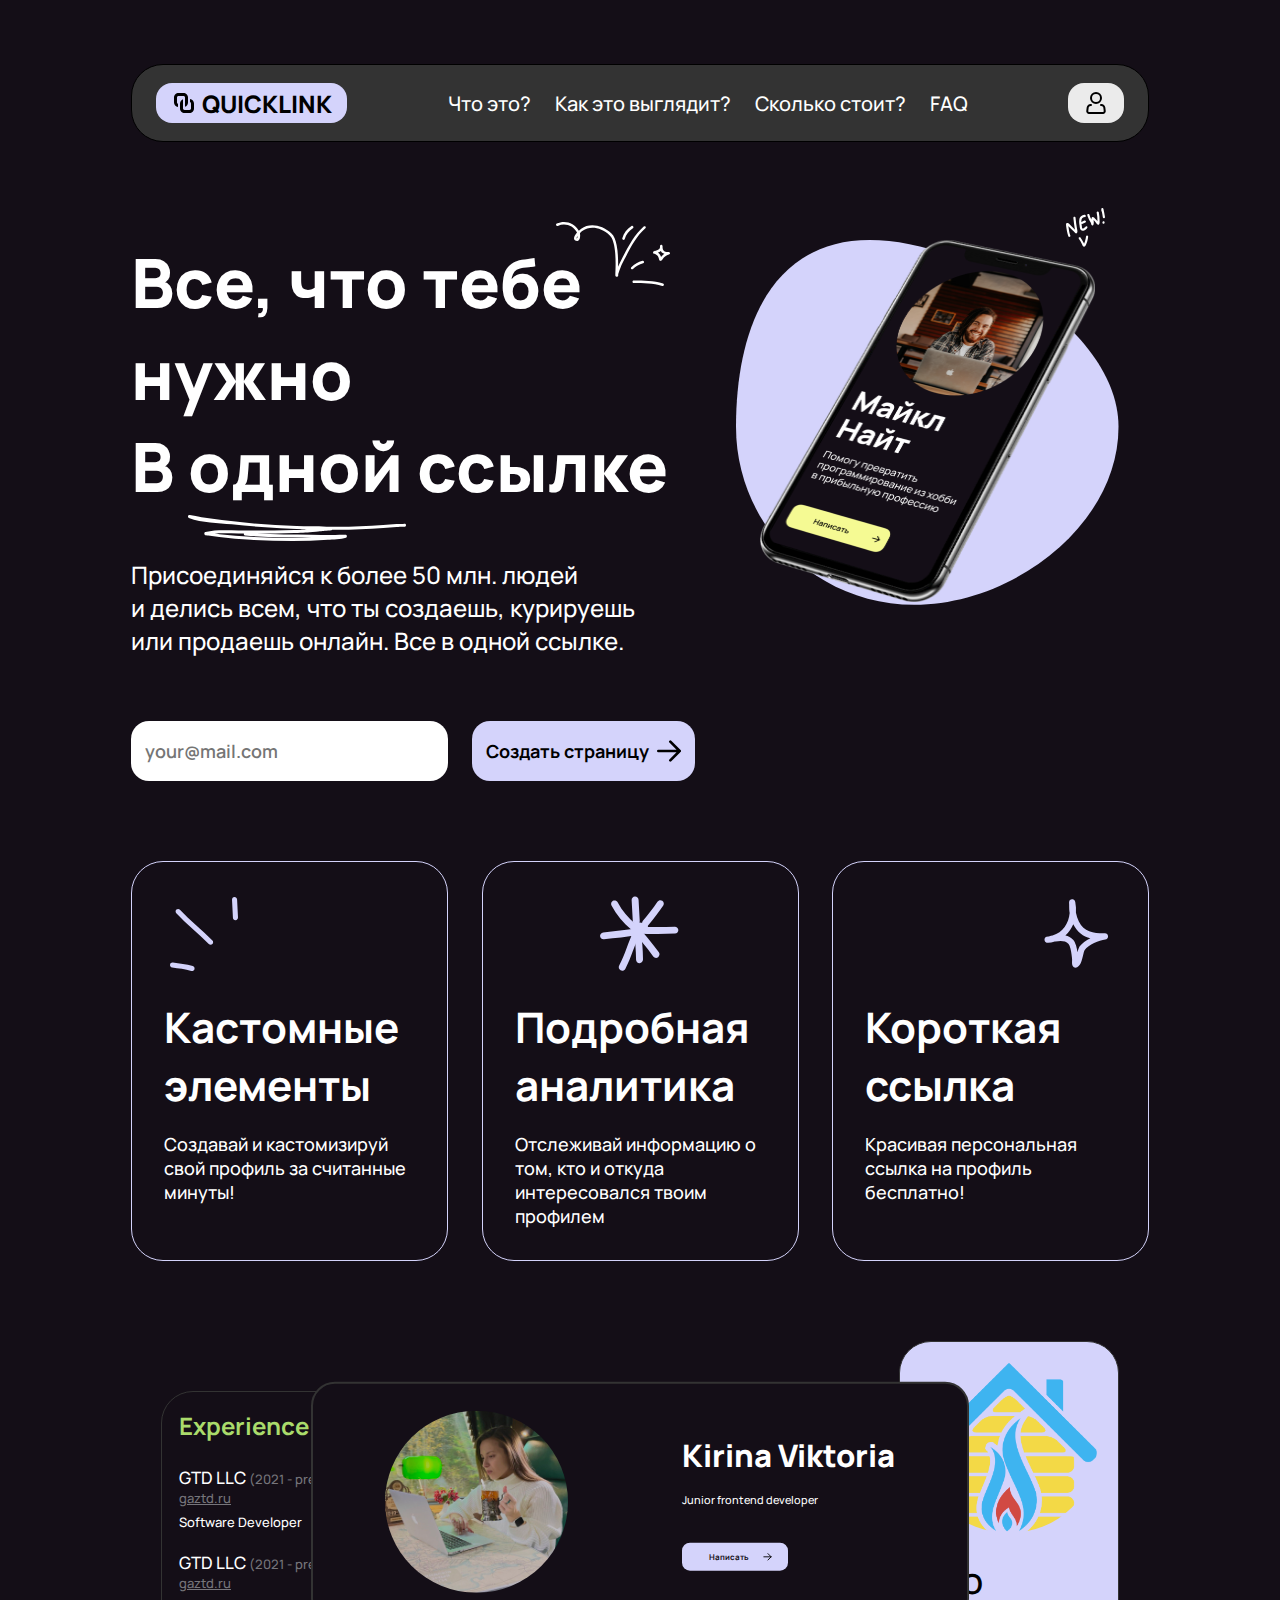
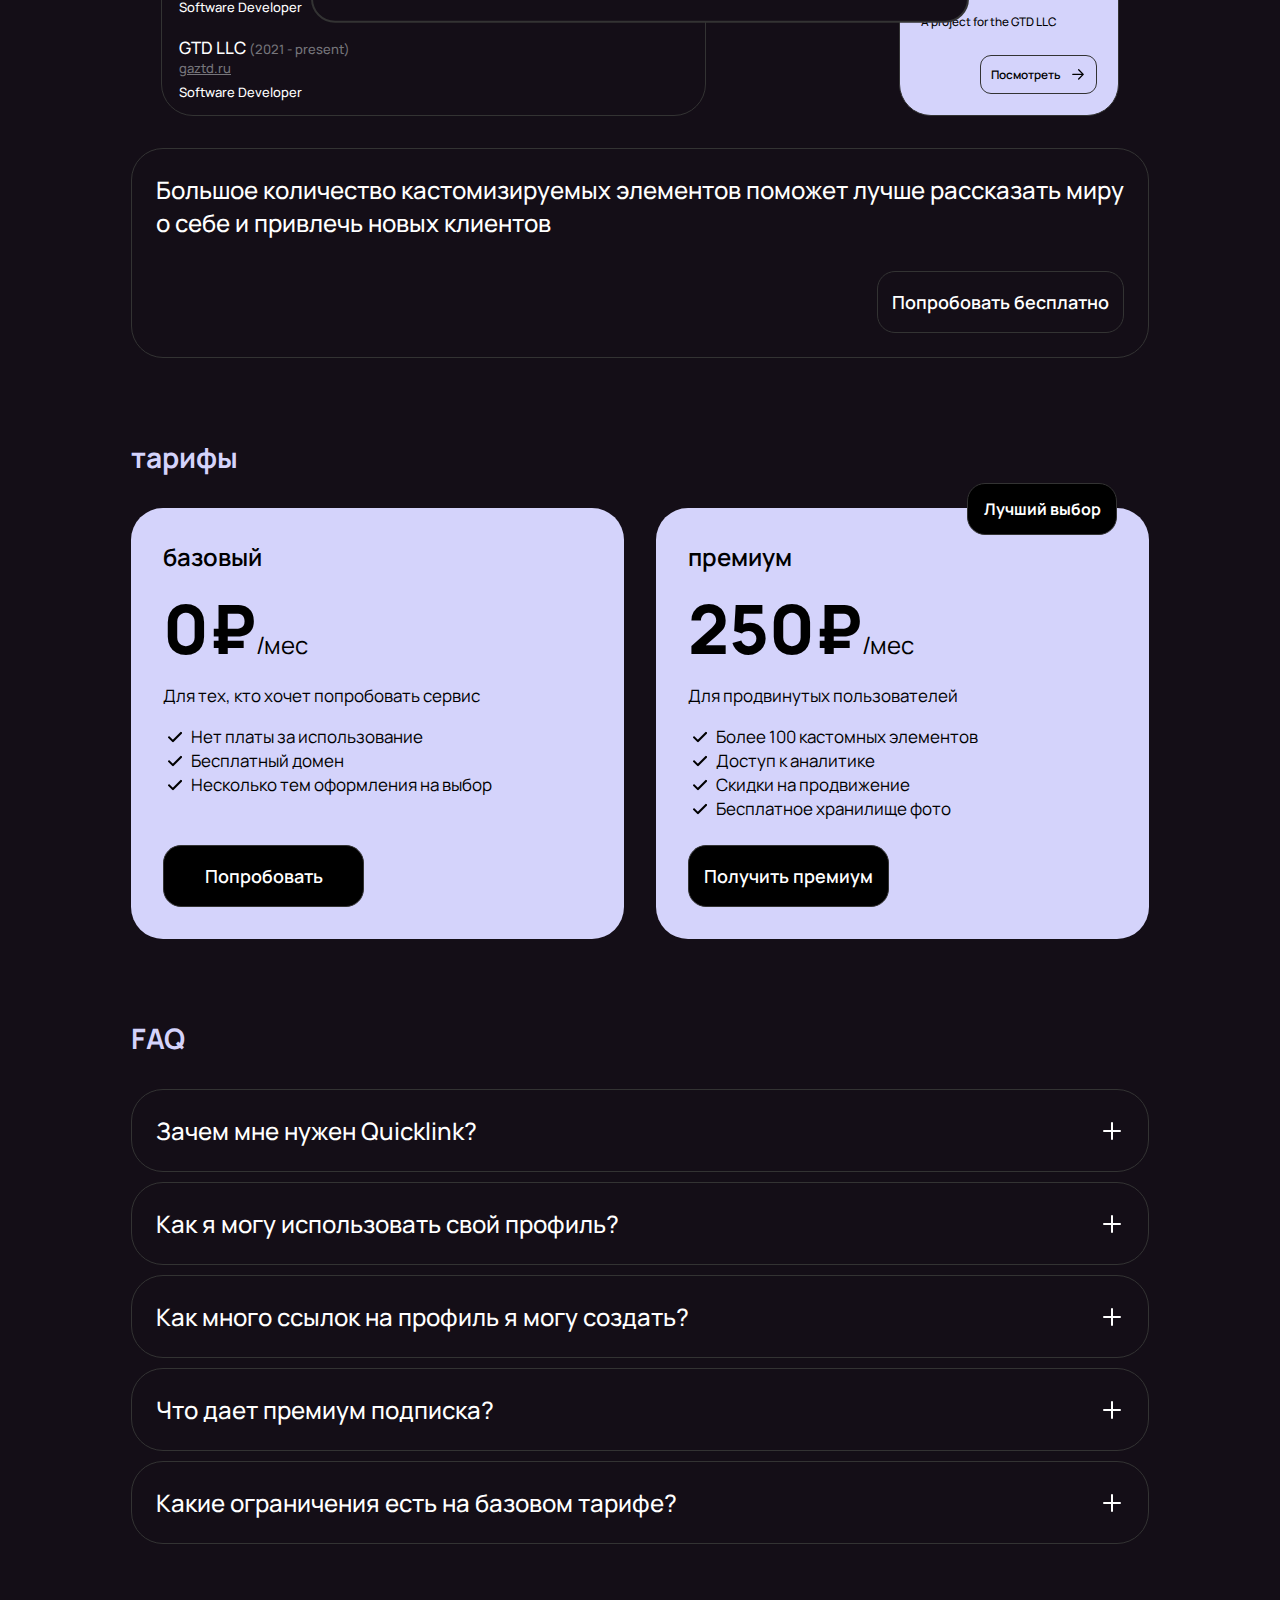
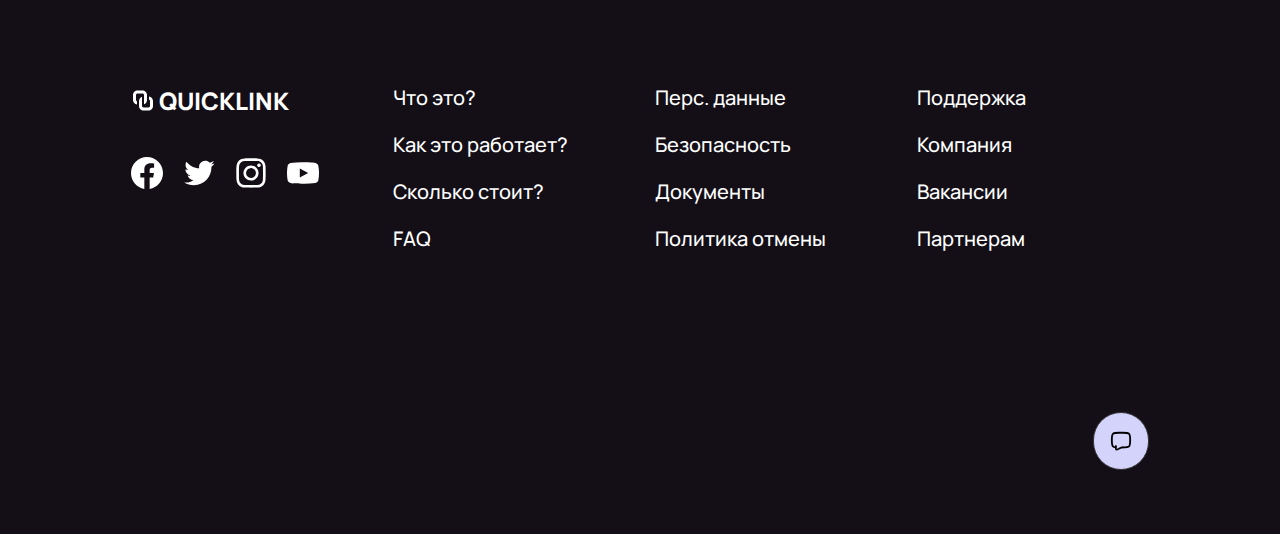
<file: index.html>
<!DOCTYPE html>
<html lang="en">
<head>
   <meta charset="UTF-8">
   <meta http-equiv="X-UA-Compatible" content="IE=edge">
   <meta name="viewport" content="width=device-width, initial-scale=1.0">
   <link rel="stylesheet" href="style.css">
   <title>Landing</title>
</head>
<body>
   <main>
      <!-- Start Big block header -->
      <header class="header">
         <!-- Start Inner block header -->
         <div class="header_block">
            <!-- Start logo block in header -->
            <section class="header_logo__block">
               <img src="./img/logo.svg" alt="" class="logo-img">
               <span class="logo-text">QUICKLINK</span>
            </section>
            <!-- End logo block in header -->

            <!-- Start navigation block -->
            <nav class="header_nav">
               <ul class="header__links">
                  <li class="nav"><a href="">Что это?</a></li>
                  <li class="nav"><a href="">Как это выглядит?</a></li>
                  <li class="nav"><a href="">Сколько стоит?</a></li>
                  <li class="nav"><a href="">FAQ</a></li>
               </ul>
            </nav>
            <!-- End navigation block -->

            <!-- Start login block -->
            <section class="header_block-right beige">
               <img src="./img/login.svg" alt="" class="logo-img">
            </section>
            <!-- End login block -->

            <!-- Start burger menu block -->
            <section class="header_block-right burger" id="burger-button">
               <!-- <img src="./img/burger.svg" class="logo-img" id="burger-btn"> -->

               <svg id="burger-btn" width="24" height="24" viewBox="0 0 24 24" fill="none" xmlns="http://www.w3.org/2000/svg">
                  <path d="M5 9H19M5 15H19" stroke="white" stroke-width="2" stroke-linecap="round"/>
               </svg>

               <svg id="burger-close" class='hide' width="24" height="24" viewBox="0 0 24 24" fill="none" xmlns="http://www.w3.org/2000/svg">
                  <path d="M20 20L4 4M20 4L4 20" stroke="white" stroke-width="2" stroke-linecap="round"/>
               </svg>
                  
            </section>
            <!-- End burger menu block -->
              
            <!-- Start Выпадающее меню -->
         <div class="dropdown_list hide" id="dropdown_list">
               <ul id="dropdowm-list">
                  <li class="dropdown_list-item nav">
                     <a href="">Вход</a>
                     <div class="header_block-right beige" id="login-burger">
                        <img src="./img/login.svg" alt="" class="logo-img">        
                     </div>
                  </li>
                  <li class="dropdown_list-item nav"><a href="">Что это?</a></li>
                  <li class="dropdown_list-item nav"><a href="">Как это выглядит?</a></li>
                  <li class="dropdown_list-item nav"><a href="">Сколько стоит?</a></li>
                  <li class="dropdown_list-item nav"><a href="">FAQ</a></li>
               </ul>
         </div>
         <!-- End Выпадающее меню  -->               
         </div>
         <!-- End Inner block header -->
      </header>
      <!-- End Big block header -->
      
      <!-- Start Hero block -->
      <div class="hero" id="hero">
         <!-- Start Hero text block -->
         <div class="hero__text">
            <section class="hero__text-title">
               <p class="title-first">
                  Все, что тебе 
                  <section class="hero__text-pic">
                  <svg class="title_pic-main" width="114" height="64" viewBox="0 0 114 64" fill="none" xmlns="http://www.w3.org/2000/svg">
                     <path fill-rule="evenodd" clip-rule="evenodd" d="M104.014 25.358C103.993 24.9158 103.997 24.4853 104.018 24.0812C104.09 22.8659 105.226 22.87 105.314 22.8717C105.5 22.8759 106.324 22.9278 106.522 23.8753C106.535 23.9318 106.564 24.341 106.573 24.4987C106.589 24.835 106.598 25.1656 106.552 25.4973C106.594 26.06 106.686 26.639 106.863 27.1837C107.12 27.9878 107.536 28.7299 108.289 29.1253C109.636 29.8365 111.407 29.8076 112.888 29.9883C113.507 30.0636 113.978 30.5765 113.999 31.1957C114.016 31.8153 113.579 32.3558 112.964 32.4683C111.113 32.8089 108.984 34.4827 107.629 35.8306C107.212 36.2448 106.745 37.2313 106.223 37.863C105.803 38.3692 105.335 38.7085 104.894 38.8432C104.721 38.8955 103.766 39.0863 103.337 38.1031C103.219 37.827 102.802 36.3812 102.764 36.2164C102.537 35.2717 102.213 34.4279 101.578 33.6765C101.027 33.0251 100.358 32.4562 99.5539 32.1408C99.2299 32.0136 98.8932 31.9169 98.5566 31.8174C98.4388 31.8031 98.1064 31.7613 97.9886 31.7216C97.7487 31.6421 97.572 31.5174 97.4457 31.3932C97.2059 31.1581 97.0838 30.8773 97.0628 30.5577C97.046 30.3469 97.0754 30.0967 97.2269 29.8193C97.3405 29.6223 97.5972 29.3257 98.0601 29.1332C98.544 28.932 99.5833 28.7408 99.7685 28.691C101.056 28.3463 102.318 27.8221 103.307 26.9134C103.8 26.4591 103.913 25.9692 104.014 25.358ZM104.839 28.9157C105.335 29.939 106.076 30.8004 107.107 31.343C107.532 31.5685 107.995 31.7396 108.474 31.8726C107.486 32.557 106.568 33.3352 105.84 34.0564C105.605 34.2911 105.348 34.671 105.075 35.0881C104.755 33.9744 104.283 32.9741 103.509 32.0588C103.051 31.5191 102.533 31.0258 101.957 30.6146C103 30.2038 103.989 29.6541 104.839 28.9157Z" fill="white"/>
                     <path fill-rule="evenodd" clip-rule="evenodd" d="M77.7115 60.9059C87.2885 61.136 97.076 60.6716 106.232 63.9264C106.889 64.1607 107.612 63.8176 107.848 63.1692C108.084 62.5166 107.739 61.797 107.082 61.5627C97.6693 58.2159 87.6167 58.63 77.7746 58.3958C77.0761 58.379 76.4996 58.9271 76.4828 59.6174C76.466 60.3118 77.0172 60.885 77.7115 60.9059Z" fill="white"/>
                     <path fill-rule="evenodd" clip-rule="evenodd" d="M77.0004 46.996C79.967 44.283 83.2028 42.2485 87.116 41.2411C87.7893 41.0675 88.1933 40.3822 88.0207 39.7116C87.844 39.041 87.1582 38.6377 86.4807 38.8113C82.155 39.9245 78.5699 42.1502 75.292 45.1481C74.7787 45.6171 74.745 46.4115 75.2163 46.9215C75.6876 47.4315 76.4871 47.465 77.0004 46.996Z" fill="white"/>
                     <path fill-rule="evenodd" clip-rule="evenodd" d="M68.7357 17.0203C70.0948 12.3954 72.7668 8.77704 76.861 6.16442C77.4459 5.79041 77.6184 5.0131 77.2397 4.43034C76.8652 3.84715 76.0825 3.67772 75.4976 4.05215C70.869 7.00447 67.8478 11.0905 66.3119 16.317C66.1184 16.9818 66.5013 17.6792 67.1703 17.8733C67.8394 18.0674 68.5421 17.685 68.7357 17.0203Z" fill="white"/>
                     <path fill-rule="evenodd" clip-rule="evenodd" d="M21.0105 10.5887C20.2194 11.5233 19.5125 12.5273 18.9066 13.5942C18.5531 14.2095 17.9304 15.6428 18.0356 16.6808C18.1156 17.4585 18.4858 18.091 19.2264 18.4642C20.4088 19.0616 21.3556 18.9884 22.0835 18.6274C22.782 18.2818 23.3374 17.6082 23.6825 16.6983C24.2968 15.0739 24.2253 12.6181 23.9139 11.1388C24.7555 10.2858 25.677 9.51018 26.6575 8.81822C34.1979 3.50387 45.2603 5.48937 53.7728 13.4356C56.7561 16.2193 58.1742 22.0717 58.919 28.3792C60.093 38.2766 59.4239 49.3307 59.3314 52.5692C59.3103 53.4214 59.4029 53.9268 59.445 54.0276C59.6806 54.5844 60.1014 54.7309 60.3917 54.7852C60.7999 54.8605 61.1239 54.7811 61.389 54.643C61.7425 54.4589 62.037 54.136 62.1717 53.6331C62.239 53.3762 62.26 53.0194 62.2516 52.6383C62.2432 52.4128 62.1885 52.1668 62.2348 52.0053C62.563 50.8703 62.9585 49.7612 63.3414 48.6451C64.629 44.8903 66.2995 41.372 68.1468 37.8574C74.0335 26.6832 79.7141 14.8726 89.3627 6.35914C89.8845 5.89937 89.935 5.10576 89.4721 4.58742C89.0093 4.0695 88.2098 4.02222 87.688 4.48199C77.808 13.198 71.9339 25.2528 65.9124 36.6935C64.5112 39.3518 63.2152 42.0137 62.1001 44.7719C62.2011 38.5448 62.0496 30.1061 60.6568 23.1414C59.668 18.1747 58.0143 13.9477 55.5022 11.6057C46.0051 2.74081 33.6088 0.841463 25.1974 6.77037C24.3684 7.35356 23.5816 7.99031 22.8368 8.67725C18.368 0.918459 9.014 -2.15979 0.737174 1.59577C0.105997 1.8836 -0.17592 2.62868 0.114421 3.25872C0.404762 3.88876 1.15375 4.16695 1.78492 3.87912C9.08132 0.56911 17.3455 3.48881 21.0105 10.5887ZM21.6585 13.9221C21.465 14.2188 21.2799 14.5216 21.1031 14.8308C20.9769 15.0475 20.7875 15.4249 20.6571 15.8281C20.615 15.9683 20.5814 16.1888 20.5645 16.3235C20.7202 16.3971 20.8464 16.4356 20.96 16.38C21.1452 16.2875 21.2251 16.057 21.3177 15.8131C21.5239 15.2696 21.6291 14.5932 21.6585 13.9221Z" fill="white"/>
                  </svg>
                  
                  <svg class="title_pic-small" width="34" height="30" viewBox="0 0 34 30" fill="none" xmlns="http://www.w3.org/2000/svg">
                     <path fill-rule="evenodd" clip-rule="evenodd" d="M31.0217 11.8866C31.0155 11.6793 31.0167 11.4775 31.023 11.2881C31.0443 10.7184 31.3832 10.7203 31.4095 10.7211C31.4647 10.7231 31.7107 10.7474 31.7697 11.1916C31.7735 11.2181 31.7823 11.4098 31.7848 11.4838C31.7898 11.6414 31.7923 11.7964 31.7785 11.9519C31.791 12.2156 31.8186 12.487 31.8714 12.7424C31.9479 13.1193 32.0722 13.4672 32.2968 13.6525C32.6984 13.9859 33.2267 13.9723 33.6685 14.0571C33.853 14.0924 33.9935 14.3328 33.9998 14.623C34.0048 14.9134 33.8743 15.1668 33.6911 15.2196C33.1389 15.3792 32.5039 16.1638 32.0998 16.7956C31.9755 16.9898 31.8362 17.4522 31.6806 17.7483C31.5551 17.9856 31.4158 18.1446 31.284 18.2078C31.2326 18.2323 30.9477 18.3217 30.8197 17.8609C30.7846 17.7315 30.6603 17.0537 30.649 16.9765C30.5812 16.5337 30.4846 16.1381 30.2951 15.7859C30.1307 15.4806 29.9312 15.2139 29.6915 15.066C29.5948 15.0064 29.4944 14.9611 29.394 14.9144C29.3589 14.9078 29.2598 14.8881 29.2246 14.8695C29.1531 14.8323 29.1004 14.7738 29.0627 14.7156C28.9912 14.6054 28.9548 14.4738 28.9485 14.324C28.9435 14.2251 28.9523 14.1078 28.9975 13.9778C29.0314 13.8855 29.1079 13.7464 29.246 13.6562C29.3903 13.5619 29.7003 13.4723 29.7555 13.4489C30.1395 13.2873 30.516 13.0416 30.8109 12.6157C30.9577 12.4027 30.9916 12.1731 31.0217 11.8866ZM31.2677 13.5542C31.4158 14.0339 31.6367 14.4377 31.9441 14.692C32.0709 14.7977 32.2089 14.8779 32.352 14.9403C32.0571 15.2611 31.7835 15.6259 31.5664 15.964C31.4961 16.074 31.4196 16.252 31.338 16.4476C31.2426 15.9255 31.1021 15.4567 30.8711 15.0276C30.7344 14.7746 30.58 14.5434 30.4081 14.3506C30.7193 14.158 31.0142 13.9004 31.2677 13.5542Z" fill="white"/>
                     <path fill-rule="evenodd" clip-rule="evenodd" d="M23.1771 28.5497C26.0334 28.6576 28.9525 28.4399 31.6833 29.9656C31.8791 30.0754 32.0949 29.9146 32.1652 29.6107C32.2355 29.3047 32.1326 28.9674 31.9368 28.8576C29.1294 27.2888 26.1313 27.4829 23.1959 27.3731C22.9876 27.3653 22.8157 27.6222 22.8107 27.9457C22.8056 28.2713 22.97 28.5399 23.1771 28.5497Z" fill="white"/>
                     <path fill-rule="evenodd" clip-rule="evenodd" d="M22.9653 22.0294C23.85 20.7577 24.8151 19.804 25.9822 19.3318C26.183 19.2504 26.3035 18.9292 26.252 18.6149C26.1993 18.3005 25.9948 18.1115 25.7927 18.1928C24.5026 18.7147 23.4334 19.758 22.4557 21.1632C22.3026 21.3831 22.2926 21.7555 22.4332 21.9945C22.5737 22.2336 22.8122 22.2493 22.9653 22.0294Z" fill="white"/>
                     <path fill-rule="evenodd" clip-rule="evenodd" d="M20.5003 7.97826C20.9056 5.81033 21.7026 4.11423 22.9237 2.88956C23.0981 2.71425 23.1495 2.34988 23.0366 2.07671C22.9249 1.80334 22.6915 1.72392 22.517 1.89943C21.1366 3.28334 20.2355 5.19869 19.7774 7.64861C19.7197 7.96022 19.8339 8.28712 20.0334 8.37811C20.233 8.46911 20.4426 8.28987 20.5003 7.97826Z" fill="white"/>
                     <path fill-rule="evenodd" clip-rule="evenodd" d="M6.26631 4.96346C6.03037 5.40156 5.81954 5.87221 5.63882 6.37228C5.5334 6.66075 5.34767 7.3326 5.37905 7.81913C5.40289 8.18369 5.51332 8.4802 5.7342 8.65512C6.08685 8.93516 6.36922 8.90084 6.58633 8.7316C6.79465 8.56962 6.9603 8.25389 7.06321 7.82736C7.24644 7.06589 7.22511 5.91476 7.13224 5.22134C7.38323 4.82148 7.65807 4.45791 7.95048 4.13355C10.1994 1.64245 13.4987 2.57315 16.0375 6.29795C16.9273 7.60282 17.3502 10.3461 17.5724 13.3028C17.9225 17.9422 17.723 23.1239 17.6953 24.6419C17.6891 25.0414 17.7167 25.2783 17.7292 25.3255C17.7995 25.5865 17.925 25.6552 18.0116 25.6807C18.1333 25.716 18.23 25.6787 18.309 25.614C18.4144 25.5277 18.5023 25.3763 18.5424 25.1406C18.5625 25.0202 18.5688 24.8529 18.5663 24.6743C18.5638 24.5686 18.5475 24.4533 18.5613 24.3776C18.6592 23.8455 18.7771 23.3256 18.8913 22.8024C19.2753 21.0424 19.7736 19.3932 20.3245 17.7457C22.0802 12.5078 23.7744 6.97157 26.6521 2.98086C26.8077 2.76534 26.8228 2.39333 26.6847 2.15036C26.5467 1.90758 26.3082 1.88542 26.1526 2.10094C23.2059 6.18657 21.454 11.8373 19.6581 17.2001C19.2402 18.4462 18.8537 19.694 18.5211 20.9869C18.5512 18.0679 18.5061 14.1123 18.0907 10.8476C17.7957 8.51942 17.3025 6.53799 16.5533 5.4402C13.7209 1.28476 10.0237 0.394437 7.51501 3.17362C7.26778 3.44699 7.0331 3.74547 6.81097 4.06747C5.47819 0.430529 2.68839 -1.0124 0.219859 0.74802C0.0316133 0.88294 -0.0524674 1.2322 0.0341257 1.52753C0.120719 1.82286 0.3441 1.95326 0.532346 1.81834C2.70847 0.266771 5.17322 1.63538 6.26631 4.96346ZM6.45958 6.52602C6.40185 6.66506 6.34663 6.80704 6.29393 6.95196C6.25628 7.05354 6.1998 7.23042 6.16089 7.41947C6.14834 7.48516 6.13831 7.58851 6.13329 7.65166C6.17972 7.68617 6.21736 7.70421 6.25125 7.67813C6.30646 7.63479 6.33031 7.52673 6.35792 7.4124C6.41941 7.15766 6.45079 6.84057 6.45958 6.52602Z" fill="white"/>
                     </svg>
                     
               </section>
            </p>               
               <p>нужно</p>
               <p>В одной ссылке</p>
            </section> 

            <section class="hero__text-underline">
               <svg class="underline_pic-main"  width="218" height="26" viewBox="0 0 218 26" fill="none" xmlns="http://www.w3.org/2000/svg">
                  <path fill-rule="evenodd" clip-rule="evenodd" d="M119.251 14.3882C94.0534 13.7082 68.8561 12.0267 43.7646 9.28874C30.0599 7.79364 14.143 7.97274 0.847533 2.87695C-0.199853 2.47485 0.00905886 1.25024 0.0319525 1.12961C0.0777399 0.877375 0.269477 0.0403194 1.10796 0.000108719C1.17378 -0.00354767 1.62308 0.0694809 1.79764 0.0987244C5.71246 0.756718 9.61583 1.52441 13.5335 2.14585C27.0665 4.29895 40.6339 5.92199 54.2241 7.34764C72.2644 9.2412 90.4563 10.2538 108.545 11.0397C118.45 11.4748 128.589 10.9009 138.527 11.7891C142.167 11.8147 145.813 11.8183 149.459 11.8037C164.703 11.7342 179.93 10.9958 195.155 9.98325C200.048 9.65791 203.786 9.30698 208.582 9.06938C210.405 8.97799 213.298 8.91583 215.307 8.87562C215.599 8.86831 216.331 8.86107 216.649 8.85742C216.692 8.85011 216.735 8.8501 216.778 8.8501C216.932 8.85375 217.01 8.86474 217.024 8.86839C218.114 9.0731 218.014 10.3818 217.983 10.5865C217.977 10.6303 217.817 11.738 216.884 11.7782C216.743 11.7855 215.733 11.7927 215.344 11.8C213.35 11.8402 210.479 11.9024 208.671 11.9901C203.886 12.2277 200.157 12.5787 195.272 12.904C180.014 13.9166 164.749 14.6587 149.468 14.7281C147.682 14.7354 145.899 14.7391 144.119 14.7354C143.987 14.9548 143.784 15.1559 143.461 15.2619C143.166 15.3606 141.048 15.4555 140.23 15.5433C134.318 16.1611 134.492 16.1355 127.985 16.6436C118.129 17.4149 116.629 17.5905 106.382 17.9158C93.8388 18.3142 81.2931 18.4239 68.7473 18.4348C86.7647 19.5461 104.902 19.3963 122.894 19.7326C131.03 19.8825 139.163 20.1529 147.298 20.0725C150.091 20.0433 152.882 19.9116 155.675 19.8678C156.253 19.8568 157.738 19.7289 157.953 19.791C158.662 19.9921 158.814 20.6684 158.857 20.9974C158.88 21.1875 158.983 22.3133 157.927 22.7081C153.214 24.4628 144.517 24.3933 139.938 24.7406C114.297 26.678 88.6047 26.137 62.9524 24.7516C52.3612 24.1813 41.8043 23.3661 31.2561 22.0501C27.5673 21.5932 23.87 21.202 20.1955 20.5879C19.6003 20.4892 18.2582 20.3467 17.6086 20.1968C17.2738 20.1164 17.0362 19.9994 16.9246 19.9227C16.4038 19.5462 16.3151 18.9905 16.3122 18.6176C16.3094 18.3471 16.3637 17.3345 17.4168 17.075C28.1282 14.3955 39.7811 15.4409 50.5497 15.4775C69.1423 15.536 87.7377 15.5836 106.324 14.9914C112.612 14.7903 115.594 14.6477 119.251 14.3882ZM124.605 22.6898C104.092 23.505 83.5567 22.9385 63.0468 21.8308C52.4986 21.2606 41.9846 20.449 31.4793 19.1403C29.8052 18.932 28.1339 18.7383 26.4627 18.5299C34.4841 17.7951 42.7516 18.3727 50.544 18.4019L55.8925 18.4166C55.8496 18.5555 55.821 18.7053 55.8124 18.8589C55.7638 19.6631 56.2359 20.3686 56.8655 20.4307C78.7633 22.5546 100.919 22.2476 122.862 22.657C123.443 22.668 124.024 22.6789 124.605 22.6898Z" fill="white"/>
               </svg>

               <svg class="underline_pic-small" width="101" height="21" viewBox="0 0 101 21" fill="none" xmlns="http://www.w3.org/2000/svg">
                  <path fill-rule="evenodd" clip-rule="evenodd" d="M55.0777 11.5011C43.4399 10.9576 31.8022 9.61352 20.2133 7.42493C13.8836 6.22983 6.53217 6.373 0.391445 2.29971C-0.092305 1.97829 0.00418397 0.999409 0.0147577 0.902983C0.0359053 0.701364 0.124462 0.032268 0.511727 0.000125885C0.542126 -0.00279613 0.749641 0.0555786 0.830266 0.0789547C2.63838 0.604917 4.44121 1.21857 6.25065 1.71531C12.5011 3.43637 18.7673 4.73374 25.0442 5.87333C33.3763 7.38693 41.7785 8.19635 50.1331 8.82459C54.7076 9.17231 59.3905 8.71356 63.9808 9.42361C65.662 9.44407 67.3459 9.44693 69.0298 9.43524C76.0706 9.37972 83.1035 8.78948 90.135 7.98008C92.3952 7.72003 94.1214 7.43951 96.3366 7.24958C97.1785 7.17653 98.5148 7.12685 99.4426 7.09471C99.5775 7.08886 99.9158 7.08308 100.063 7.08015C100.082 7.07431 100.102 7.0743 100.122 7.0743C100.193 7.07723 100.229 7.08601 100.236 7.08893C100.739 7.25256 100.693 8.29863 100.678 8.46226C100.676 8.49732 100.602 9.3827 100.171 9.41484C100.106 9.42068 99.6396 9.42647 99.4598 9.43232C98.5386 9.46446 97.2129 9.51414 96.3775 9.58427C94.1676 9.7742 92.4454 10.0547 90.1893 10.3148C83.1418 11.1242 76.0918 11.7173 69.0338 11.7728C68.209 11.7787 67.3856 11.7816 66.5635 11.7787C66.5027 11.954 66.4088 12.1148 66.2595 12.1995C66.1233 12.2784 65.1453 12.3543 64.7673 12.4245C62.0366 12.9183 62.1172 12.8978 59.1116 13.304C54.5596 13.9205 53.867 14.0608 49.1339 14.3209C43.3408 14.6394 37.5464 14.727 31.7519 14.7358C40.0735 15.6241 48.4506 15.5043 56.7603 15.7731C60.5179 15.8929 64.2742 16.1091 68.0319 16.0449C69.3219 16.0215 70.6106 15.9163 71.9006 15.8812C72.1676 15.8724 72.8535 15.7702 72.9527 15.8199C73.2805 15.9806 73.3505 16.5212 73.3703 16.7841C73.3809 16.9361 73.4285 17.836 72.9408 18.1516C70.7639 19.5542 66.7472 19.4987 64.6324 19.7763C52.7898 21.3249 40.9234 20.8925 29.0755 19.7851C24.1838 19.3292 19.3079 18.6776 14.4361 17.6256C12.7324 17.2604 11.0247 16.9477 9.32761 16.4568C9.05269 16.3779 8.43281 16.264 8.13278 16.1442C7.97814 16.08 7.86843 15.9864 7.81689 15.9251C7.57633 15.6241 7.53536 15.18 7.53404 14.8819C7.53272 14.6657 7.55783 13.8563 8.04422 13.6488C12.9914 11.507 18.3735 12.3427 23.3471 12.3719C31.9344 12.4186 40.5229 12.4567 49.1075 11.9833C52.0113 11.8226 53.3885 11.7086 55.0777 11.5011ZM57.5507 18.137C48.0765 18.7886 38.5919 18.3357 29.1191 17.4504C24.2472 16.9945 19.3912 16.3458 14.5392 15.2997C13.766 15.1332 12.9941 14.9783 12.2222 14.8118C15.927 14.2245 19.7454 14.6861 23.3445 14.7095L25.8148 14.7212C25.795 14.8322 25.7817 14.952 25.7778 15.0747C25.7553 15.7176 25.9734 16.2815 26.2642 16.3312C36.378 18.0289 46.6107 17.7835 56.7457 18.1107C57.014 18.1195 57.2823 18.1282 57.5507 18.137Z" fill="white"/>
               </svg>                  
            </section>

            <section class="hero__text-subtitle">
               <p>Присоединяйся к более 50 млн. людей</p>
               <p>и делись всем, что ты создаешь, курируешь</p>
               <p>или продаешь онлайн. Все в одной ссылке.</p>
            </section>
         </div>
         <!-- End Hero text block -->

         <!-- Start Hero right block -->
         <div class="hero_right">
            <section class="hero_right-ellipse">
               <svg class="ellipse-main" width="383" height="365" viewBox="0 0 383 365" fill="none" xmlns="http://www.w3.org/2000/svg">
                  <path d="M382.5 186.806C382.5 285.088 276.613 364.761 178.198 364.761C79.7818 364.761 0 285.088 0 186.806C0 88.5238 35.255 1.34519e-06 133.671 1.34519e-06C232.087 1.34519e-06 382.5 88.5238 382.5 186.806Z" fill="#D4D3FB"/>
               </svg>
               <img class="phone-main" src="img/screenshot1.png" alt="">
               
               <svg class="ellipse-small" width="223" height="213" viewBox="0 0 223 213" fill="none" xmlns="http://www.w3.org/2000/svg">
                  <path d="M222.195 108.968C222.195 166.058 160.687 212.339 103.519 212.339C46.3511 212.339 0.00732422 166.058 0.00732422 108.968C0.00732422 51.8778 20.4863 0.455933 77.6543 0.455933C134.822 0.455933 222.195 51.8778 222.195 108.968Z" fill="#D4D3FB"/>
               </svg>
                  
               <img class="phone-small" src="img/screenshot2.png" alt="">
            </section>

            <section class="hero_right-newpic">
               <!-- Main New icon -->
               <svg width="39" height="39" viewBox="0 0 39 39" fill="none" xmlns="http://www.w3.org/2000/svg" class="newpic-main">
                  <g clip-path="url(#clip0_152_5537)">
                  <path fill-rule="evenodd" clip-rule="evenodd" d="M8.98675 21.6593C8.83888 21.5142 8.68991 21.369 8.53987 21.2249C7.0102 19.7586 5.49245 18.2907 4.06841 16.7183C3.72337 16.3375 3.07554 15.5986 2.42499 15.2184C1.9597 14.9465 1.47814 14.8327 1.03777 14.8891C0.757183 14.9248 0.347159 15.0662 0.141325 15.6041C0.106659 15.6945 0.0655013 15.85 0.0492513 16.0482C0.0232513 16.3689 0.0486972 16.9441 0.0568222 17.0238C0.170572 18.184 0.284318 19.2934 0.49286 20.4412C0.68461 21.4974 0.815688 22.5618 1.02206 23.6164C1.33081 25.1943 1.72841 26.7131 2.30799 28.2157C2.52303 28.7736 3.15082 29.0515 3.70874 28.8364C4.26612 28.6214 4.54453 27.9942 4.32949 27.4362C3.79595 26.0523 3.43249 24.6537 3.14866 23.2004C2.94391 22.1555 2.81444 21.1004 2.62432 20.0539C2.50082 19.373 2.41306 18.7062 2.33831 18.0334L2.46235 18.1726C3.92106 19.783 5.47403 21.2872 7.04053 22.7887C7.62662 23.351 8.19267 23.9295 8.78796 24.4825C8.83617 24.5529 9.05877 24.8758 9.16819 24.9863C9.35019 25.1704 9.54682 25.2733 9.71799 25.3243C10.1529 25.4543 10.5944 25.4061 10.9801 24.9186C11.2688 24.5535 11.4351 23.9874 11.4226 23.3114C11.4058 22.3825 11.0532 21.1578 10.9785 20.5934C10.505 17.0222 9.73913 13.465 9.53546 9.86295C9.50188 9.26604 8.99 8.80885 8.39308 8.84244C7.79616 8.87656 7.33844 9.38843 7.37256 9.98534C7.57894 13.6416 8.34975 17.2529 8.83021 20.8783C8.85621 21.0711 8.91796 21.3457 8.98675 21.6593Z" fill="white"/>
                  <path fill-rule="evenodd" clip-rule="evenodd" d="M18.4527 6.856C17.2242 7.18154 15.9935 7.46536 15.0066 8.30928C13.9742 9.19274 13.4493 10.476 13.2624 11.906C13.0241 13.7303 13.3437 15.8 13.5419 17.2749C13.6448 18.0387 13.6887 19.1031 13.9114 20.0461C14.1031 20.857 14.4297 21.5834 14.9275 22.092C15.7097 22.891 16.91 22.9716 18.1412 22.4733C19.5636 21.8975 20.9801 20.5688 21.3652 19.7942C21.6317 19.2591 21.4134 18.608 20.8777 18.342C20.3425 18.0755 19.692 18.2938 19.4255 18.829C19.1812 19.3203 18.2306 20.0997 17.3282 20.4654C17.1267 20.5466 16.9273 20.6073 16.7388 20.6224C16.6408 20.6306 16.5428 20.6447 16.4761 20.577C16.1495 20.2427 16.0347 19.6995 15.9399 19.1507C15.8072 18.3859 15.7703 17.587 15.6896 16.9857C15.512 15.6667 15.1978 13.818 15.4107 12.1865C15.525 11.3118 15.7833 10.4966 16.4155 9.95597C17.1489 9.32872 18.0935 9.19275 19.0073 8.95063C19.5853 8.79788 19.9303 8.20421 19.777 7.62625C19.6243 7.04829 19.0306 6.70325 18.4527 6.856Z" fill="white"/>
                  <path fill-rule="evenodd" clip-rule="evenodd" d="M18.3696 12.5644C17.4179 13.0828 16.4006 13.6158 15.3807 13.9819C14.8179 14.184 14.5248 14.8048 14.7263 15.3676C14.9284 15.9303 15.5491 16.2234 16.1119 16.0213C17.2353 15.6183 18.3582 15.0382 19.4058 14.4678C19.9307 14.1818 20.1251 13.5232 19.8391 12.9983C19.5531 12.4729 18.895 12.279 18.3696 12.5644Z" fill="white"/>
                  <path fill-rule="evenodd" clip-rule="evenodd" d="M31.4532 13.1395C30.6624 12.1829 29.8266 11.2415 28.9437 10.3813C28.8716 10.3114 27.9811 9.57801 27.4519 9.30393C27.095 9.11922 26.7786 9.08564 26.5934 9.10351C26.0544 9.15551 25.7256 9.44747 25.5907 9.94689C25.4618 10.4257 25.4153 10.9246 25.4153 11.4338C24.6141 9.93172 23.8813 8.38689 23.436 6.76027C23.3992 6.62594 23.3694 6.5631 23.3645 6.55172C23.2145 6.22022 23.0016 6.10753 22.9258 6.06312C22.5531 5.84428 22.2173 5.88114 21.934 6.00844C21.8993 6.0236 21.1355 6.36268 21.3181 7.22881C21.3327 7.29868 21.4573 7.79646 21.4936 7.99092C21.5256 8.15992 21.5949 8.31213 21.6918 8.44104C22.4382 10.585 23.5801 12.6103 24.6759 14.5879C24.9126 15.0153 25.0973 15.4556 25.2192 15.9285C25.2549 16.0666 25.2696 16.3792 25.301 16.5325C25.3546 16.7919 25.4608 16.9658 25.5285 17.0546C25.8805 17.5172 26.3144 17.5643 26.7147 17.4457C26.8859 17.3953 27.2287 17.28 27.4373 16.7833C27.9064 15.6674 27.8533 14.4351 27.7173 13.1936C27.6773 12.8264 27.6274 12.4591 27.5971 12.0962C28.5607 13.0539 29.4626 14.1101 30.3103 15.1658C30.4035 15.2817 31.347 16.3369 31.5978 16.494C32.2251 16.8883 32.7121 16.592 32.9206 16.4155C33.2386 16.1457 33.4888 15.6826 33.5906 15.0927C33.7217 14.3295 33.6183 13.2792 33.608 12.8567C33.5392 10.0129 33.4362 7.04031 32.7976 4.26372C32.6638 3.68089 32.0821 3.31687 31.4993 3.45066C30.9164 3.58445 30.5524 4.16676 30.6862 4.74905C31.2923 7.38589 31.3763 10.2096 31.4418 12.9093C31.4435 12.9716 31.4478 13.0495 31.4532 13.1395Z" fill="white"/>
                  <path fill-rule="evenodd" clip-rule="evenodd" d="M35.782 3.54333C36.1747 5.44187 36.568 7.32307 36.8247 9.27523C36.9027 9.86836 37.4471 10.2865 38.0402 10.2085C38.6328 10.1305 39.051 9.58615 38.973 8.99303C38.6111 6.23973 37.985 3.62566 37.4606 0.909748C37.2586 -0.140002 36.2609 0.00680443 36.1996 0.0176378C36.0648 0.0414711 35.3297 0.198011 35.3054 1.05872C35.3037 1.11126 35.3389 1.48282 35.3449 1.6269C35.3579 1.95678 35.3514 2.27908 35.3346 2.6095C35.3151 2.99029 35.4944 3.33533 35.782 3.54333Z" fill="white"/>
                  <path fill-rule="evenodd" clip-rule="evenodd" d="M38.5858 14.7389C38.6957 14.4042 38.64 14.0218 38.4038 13.7255C38.0306 13.258 37.3486 13.1816 36.8811 13.5548C36.4494 13.8993 36.3687 14.3191 36.4267 14.8326C36.4938 15.4268 37.0312 15.8547 37.6254 15.787C38.1687 15.7258 38.5728 15.2708 38.5858 14.7389Z" fill="white"/>
                  <path fill-rule="evenodd" clip-rule="evenodd" d="M18.1351 35.6364C18.0246 35.4024 17.9358 35.2177 17.9147 35.1782C16.9083 33.2959 15.8163 31.4385 14.6273 29.6656C14.2942 29.1689 13.6209 29.0362 13.1242 29.3693C12.6275 29.7025 12.4948 30.3758 12.8279 30.8725C13.9768 32.5852 15.0314 34.3809 16.0042 36.1998C16.0784 36.3384 16.573 37.5707 16.9261 38.0848C17.2463 38.5501 17.6482 38.7164 17.8784 38.7505C18.244 38.8046 18.816 38.6736 19.2802 38.0539C19.8864 37.2452 20.6723 35.0845 20.8018 34.7259C21.039 34.0661 21.24 33.3739 21.4263 32.7006C21.7795 31.4234 21.9826 30.1233 22.1641 28.8136C22.2464 28.221 21.832 27.6739 21.2394 27.5916C20.6474 27.5098 20.0998 27.9242 20.018 28.5162C19.8495 29.7312 19.6659 30.938 19.3382 32.1226C19.1659 32.7439 18.9818 33.3836 18.7629 33.9925C18.6968 34.175 18.4401 34.929 18.1351 35.6364Z" fill="white"/>
                  </g>
                  <defs>
                  <clipPath id="clip0_152_5537">
                  <rect width="39" height="39" fill="white"/>
                  </clipPath>
                  </defs>
               </svg>

                  <!-- Small New icon -->
               <svg width="24" height="23" viewBox="0 0 24 23" fill="none" xmlns="http://www.w3.org/2000/svg" class="newpic-small">
                  <g clip-path="url(#clip0_152_6014)">
                  <path fill-rule="evenodd" clip-rule="evenodd" d="M5.91872 12.5815C5.83282 12.4972 5.74629 12.4129 5.65914 12.3292C4.77058 11.4774 3.88895 10.6247 3.06174 9.71131C2.86132 9.49012 2.485 9.06095 2.10711 8.84007C1.83683 8.68211 1.5571 8.61605 1.3013 8.64877C1.13831 8.66954 0.900136 8.75166 0.780571 9.0641C0.760434 9.11665 0.736526 9.20694 0.727087 9.3221C0.711984 9.50837 0.726765 9.84253 0.731484 9.88878C0.79756 10.5627 0.863633 11.2071 0.984771 11.8739C1.09616 12.4874 1.1723 13.1057 1.29218 13.7183C1.47152 14.6349 1.70248 15.5171 2.03915 16.39C2.16406 16.714 2.52874 16.8755 2.85282 16.7505C3.17659 16.6256 3.33832 16.2613 3.2134 15.9372C2.90348 15.1333 2.69235 14.3209 2.52748 13.4767C2.40854 12.8697 2.33334 12.2568 2.2229 11.6489C2.15116 11.2534 2.10018 10.8661 2.05676 10.4753L2.12881 10.5561C2.97615 11.4916 3.87825 12.3653 4.7882 13.2375C5.12864 13.5641 5.45745 13.9002 5.80325 14.2214C5.83125 14.2623 5.96056 14.4499 6.02412 14.5141C6.12984 14.621 6.24406 14.6808 6.34349 14.7104C6.59615 14.7859 6.85259 14.7579 7.07661 14.4747C7.24432 14.2627 7.3409 13.9338 7.33366 13.5412C7.32391 13.0015 7.11909 12.2902 7.07567 11.9623C6.80067 9.88784 6.35576 7.82157 6.23746 5.72919C6.21795 5.38245 5.92061 5.11688 5.57387 5.13639C5.22713 5.15621 4.96125 5.45354 4.98107 5.80028C5.10095 7.92413 5.5487 10.0219 5.82779 12.1278C5.84289 12.2398 5.87876 12.3993 5.91872 12.5815Z" fill="white"/>
                  <path fill-rule="evenodd" clip-rule="evenodd" d="M11.4174 3.98256C10.7038 4.17166 9.98894 4.33653 9.41565 4.82675C8.81594 5.33993 8.51106 6.08533 8.40251 6.91599C8.26406 7.97572 8.4497 9.17797 8.56486 10.0347C8.62464 10.4784 8.65013 11.0967 8.77945 11.6445C8.89084 12.1155 9.08056 12.5374 9.36972 12.8329C9.82406 13.297 10.5213 13.3439 11.2365 13.0544C12.0628 12.7199 12.8856 11.9481 13.1093 11.4982C13.2641 11.1873 13.1373 10.8091 12.8261 10.6546C12.5152 10.4998 12.1373 10.6266 11.9825 10.9375C11.8406 11.2228 11.2884 11.6756 10.7642 11.888C10.6472 11.9352 10.5314 11.9704 10.4219 11.9792C10.3649 11.984 10.308 11.9922 10.2693 11.9528C10.0796 11.7587 10.0129 11.4431 9.95779 11.1244C9.88071 10.6801 9.8593 10.216 9.81242 9.86673C9.70921 9.10057 9.52673 8.02669 9.65039 7.07898C9.71678 6.57083 9.86686 6.09729 10.234 5.78328C10.6601 5.41892 11.2088 5.33994 11.7396 5.19929C12.0753 5.11056 12.2758 4.76571 12.1867 4.42998C12.098 4.09426 11.7531 3.89383 11.4174 3.98256Z" fill="white"/>
                  <path fill-rule="evenodd" clip-rule="evenodd" d="M11.3691 7.29842C10.8163 7.59954 10.2253 7.90913 9.63287 8.12183C9.30595 8.23919 9.13573 8.59979 9.25278 8.9267C9.37014 9.25362 9.73072 9.42383 10.0576 9.30647C10.7102 9.07238 11.3625 8.7354 11.971 8.40408C12.2759 8.23794 12.3888 7.85533 12.2227 7.55044C12.0566 7.24524 11.6743 7.1326 11.3691 7.29842Z" fill="white"/>
                  <path fill-rule="evenodd" clip-rule="evenodd" d="M18.9691 7.63254C18.5097 7.07688 18.0242 6.53003 17.5113 6.03038C17.4695 5.98979 16.9522 5.56376 16.6448 5.40455C16.4375 5.29725 16.2537 5.27775 16.1461 5.28813C15.833 5.31833 15.642 5.48793 15.5637 5.77803C15.4888 6.05618 15.4618 6.34596 15.4618 6.64173C14.9964 5.76922 14.5707 4.87186 14.3121 3.92698C14.2907 3.84895 14.2733 3.81245 14.2705 3.80584C14.1834 3.61328 14.0597 3.54782 14.0156 3.52202C13.7992 3.3949 13.6041 3.41631 13.4395 3.49025C13.4194 3.49906 12.9757 3.69603 13.0818 4.19914C13.0903 4.23973 13.1627 4.52889 13.1837 4.64184C13.2023 4.74001 13.2426 4.82843 13.2989 4.90331C13.7325 6.14867 14.3957 7.32514 15.0323 8.4739C15.1698 8.72216 15.2771 8.97796 15.3479 9.25264C15.3686 9.33288 15.3771 9.51442 15.3954 9.60347C15.4265 9.75418 15.4882 9.85518 15.5275 9.90678C15.732 10.1755 15.9841 10.2029 16.2166 10.134C16.316 10.1047 16.5152 10.0377 16.6363 9.74915C16.9088 9.10098 16.878 8.38516 16.799 7.664C16.7757 7.45067 16.7468 7.23734 16.7292 7.02653C17.2889 7.58282 17.8128 8.19637 18.3052 8.80962C18.3593 8.87695 18.9074 9.48989 19.0531 9.58113C19.4175 9.81019 19.7003 9.63808 19.8215 9.5355C20.0062 9.37881 20.1515 9.1098 20.2107 8.76716C20.2868 8.32382 20.2267 7.71371 20.2208 7.46829C20.1808 5.8164 20.121 4.08965 19.75 2.47678C19.6723 2.13822 19.3344 1.92677 18.9958 2.00449C18.6573 2.0822 18.4459 2.42046 18.5236 2.7587C18.8757 4.29039 18.9244 5.93063 18.9625 7.49882C18.9634 7.53501 18.9659 7.58031 18.9691 7.63254Z" fill="white"/>
                  <path fill-rule="evenodd" clip-rule="evenodd" d="M21.4837 2.0583C21.7118 3.16113 21.9403 4.25388 22.0894 5.38786C22.1347 5.7324 22.4509 5.97531 22.7954 5.93C23.1397 5.88469 23.3826 5.56847 23.3373 5.22393C23.1271 3.62459 22.7634 2.10613 22.4588 0.528499C22.3414 -0.0812825 21.7619 0.00399476 21.7263 0.0102876C21.648 0.024132 21.221 0.115063 21.2068 0.615034C21.2059 0.645554 21.2263 0.861385 21.2298 0.94508C21.2373 1.1367 21.2335 1.32392 21.2238 1.51585C21.2125 1.73705 21.3166 1.93748 21.4837 2.0583Z" fill="white"/>
                  <path fill-rule="evenodd" clip-rule="evenodd" d="M23.1125 8.56152C23.1763 8.36707 23.1439 8.14494 23.0067 7.97282C22.7899 7.70129 22.3938 7.65692 22.1223 7.87371C21.8715 8.07382 21.8246 8.31768 21.8583 8.61596C21.8973 8.96112 22.2094 9.20968 22.5546 9.17035C22.8702 9.1348 23.1049 8.8705 23.1125 8.56152Z" fill="white"/>
                  <path fill-rule="evenodd" clip-rule="evenodd" d="M11.233 20.7006C11.1688 20.5646 11.1172 20.4573 11.1049 20.4344C10.5203 19.341 9.886 18.2621 9.19536 17.2322C9.00185 16.9437 8.61076 16.8666 8.32223 17.0601C8.0337 17.2536 7.95661 17.6447 8.15012 17.9333C8.81748 18.9282 9.43008 19.9712 9.99518 21.0278C10.0383 21.1084 10.3256 21.8242 10.5307 22.1228C10.7167 22.393 10.9501 22.4896 11.0839 22.5095C11.2962 22.5409 11.6285 22.4648 11.8982 22.1048C12.2502 21.6351 12.7068 20.38 12.782 20.1717C12.9198 19.7884 13.0365 19.3863 13.1448 18.9952C13.3499 18.2533 13.4679 17.4981 13.5733 16.7373C13.6211 16.3931 13.3805 16.0753 13.0362 16.0275C12.6923 15.98 12.3742 16.2207 12.3267 16.5646C12.2289 17.2703 12.1222 17.9713 11.9318 18.6595C11.8318 19.0204 11.7248 19.392 11.5977 19.7456C11.5593 19.8517 11.4101 20.2896 11.233 20.7006Z" fill="white"/>
                  </g>
                  <defs>
                  <clipPath id="clip0_152_6014">
                  <rect width="22.6544" height="22.6544" fill="white" transform="translate(0.698486)"/>
                  </clipPath>
                  </defs>
               </svg>


            </section>
         </div>
         <!-- End Hero right block -->

         <!-- Start Hero actions block -->
      <div class="hero_actions">
         <section class="hero_input-block">
            <input type="email" class="actions_element input" placeholder="your@mail.com" id="input">
            <!-- <img src="../img/clearInput.svg" class="logo-clear hide" id="logo-clear"> -->
         </section>

         <!-- <section class="hero_btn"> -->
            <button type="button" class="actions_element btn" id="send-btn">
                 <h4>Создать страницу</h4> 
                 <img  id="logo-btn" src="./img/arrow.svg" alt="logo" style="width: 24px; height: 24px">
            </button>
         <!-- </section> -->
      </div>
      <!-- /Hero actions block -->
      </div>
      <!-- End Hero block -->

      <!-- Start Features block -->
      <div class="features_block">
         <div class="feature_card">
            <svg width="80" height="80" viewBox="0 0 80 80" fill="none" xmlns="http://www.w3.org/2000/svg">
               <path fill-rule="evenodd" clip-rule="evenodd" d="M28.7519 72.0564C22.2588 70.2466 15.4609 69.3336 8.8664 68.4972C7.44606 68.3219 6.12736 69.3003 6.02591 70.6789C5.823 72.0585 6.83813 73.3201 8.15702 73.4955C14.5486 74.3006 21.1425 75.1622 27.3311 76.9045C28.65 77.2824 30.071 76.5045 30.4768 75.1663C30.8826 73.829 30.0708 72.4353 28.7519 72.0564Z" fill="#D4D3FB"/>
               <path fill-rule="evenodd" clip-rule="evenodd" d="M48.433 46.397C37.9833 35.8049 26.2147 26.5762 15.9679 15.7C15.0548 14.6842 13.4316 14.6298 12.417 15.578C11.4025 16.5273 11.3015 18.1235 12.316 19.1393C22.5628 30.0468 34.3314 39.3057 44.7811 49.929C45.7956 50.9206 47.4185 50.9347 48.433 49.9592C49.3461 48.9848 49.4475 47.3886 48.433 46.397Z" fill="#D4D3FB"/>
               <path fill-rule="evenodd" clip-rule="evenodd" d="M68.0148 5.6561C68.3192 11.7185 68.623 17.7809 68.9273 23.8443C68.9273 25.233 70.1454 26.3052 71.5657 26.2377C72.9861 26.1691 74 24.9871 74 23.5975C73.6956 17.525 73.3919 11.4535 73.0875 5.38199C72.9861 3.99336 71.7684 2.92821 70.3481 3.00379C69.0292 3.07936 67.9134 4.26847 68.0148 5.6561Z" fill="#D4D3FB"/>
            </svg>
            <section class="card_text">
               <h3>Кастомные элементы</h3>
               <p>Создавай и кастомизируй свой профиль за считанные минуты!</p>
            </section>
         </div>

         <div class="feature_card">
            <section class="card-middle">
               <svg width="80" height="80" viewBox="0 0 80 80" fill="none" xmlns="http://www.w3.org/2000/svg">
               <path fill-rule="evenodd" clip-rule="evenodd" d="M35.6074 30.0564C28.1813 23.952 22.164 16.6825 17.6422 8.21291C16.7379 6.52595 14.6336 5.88246 12.9292 6.78681C11.2423 7.69115 10.5987 9.79554 11.503 11.4999C16.4769 20.7695 23.051 28.7347 31.1901 35.4303C32.6684 36.6477 34.877 36.439 36.0944 34.9607C37.3118 33.4651 37.0856 31.2738 35.6074 30.0564Z" fill="#D4D3FB"/>
               <path fill-rule="evenodd" clip-rule="evenodd" d="M31.6475 6.28254C32.0301 13.3086 32.378 20.3347 32.8128 27.3608C32.9345 29.2738 34.5867 30.7347 36.4997 30.613C38.4127 30.4912 39.8736 28.8391 39.7519 26.926C39.3171 19.9173 38.9692 12.9087 38.5866 5.88257C38.4822 3.97474 36.8301 2.50517 34.917 2.613C33.004 2.72082 31.5257 4.36428 31.6475 6.28254Z" fill="#D4D3FB"/>
               <path fill-rule="evenodd" clip-rule="evenodd" d="M57.4667 7.70873C53.0145 14.4218 47.9712 20.613 42.8929 26.8739C41.6756 28.3695 41.9015 30.5609 43.3971 31.7609C44.8928 32.9783 47.0842 32.7522 48.2842 31.2565C53.5016 24.8391 58.6842 18.4565 63.2755 11.5521C64.3364 9.95214 63.8841 7.79569 62.2841 6.73483C60.7015 5.67396 58.5275 6.10873 57.4667 7.70873Z" fill="#D4D3FB"/>
               <path fill-rule="evenodd" clip-rule="evenodd" d="M74.7128 32.6652C62.6433 33.2043 49.8259 33.2217 37.7563 32.4565C35.8433 32.3521 34.1911 33.7956 34.0694 35.7261C33.9476 37.6391 35.4085 39.2913 37.3215 39.413C49.6346 40.1782 62.7129 40.1608 75.026 39.6217C76.939 39.5347 78.4345 37.9 78.3476 35.987C78.2606 34.0739 76.6259 32.5782 74.7128 32.6652Z" fill="#D4D3FB"/>
               <path fill-rule="evenodd" clip-rule="evenodd" d="M31.181 34.8737C38.6245 43.9867 46.3289 52.9259 53.2333 62.4563C54.3637 64.0042 56.5377 64.3519 58.1029 63.2215C59.6507 62.091 59.9985 59.917 58.868 58.3692C51.8767 48.7344 44.0855 39.691 36.5551 30.4736C35.3377 28.9953 33.1463 28.7693 31.668 29.9867C30.1723 31.2041 29.9636 33.3954 31.181 34.8737Z" fill="#D4D3FB"/>
               <path fill-rule="evenodd" clip-rule="evenodd" d="M33.4351 37.5179C35.383 47.0136 35.9221 56.0919 36.0612 65.7093C36.0786 67.6223 37.6613 69.1527 39.5743 69.1353C41.5048 69.1005 43.0351 67.5353 43.0004 65.6048C42.8612 55.5353 42.2874 46.0571 40.2526 36.1092C39.8526 34.231 38.0265 33.0135 36.1309 33.4135C34.2526 33.7961 33.0351 35.6397 33.4351 37.5179Z" fill="#D4D3FB"/>
               <path fill-rule="evenodd" clip-rule="evenodd" d="M33.7491 36.7531C28.1143 48.0226 25.21 60.5444 19.1752 71.5705C18.2535 73.2401 18.8794 75.3617 20.5664 76.2835C22.2533 77.2052 24.3578 76.5791 25.2796 74.9095C31.3491 63.8138 34.2882 51.2226 39.9751 39.8661C40.8273 38.1443 40.1316 36.0574 38.4273 35.1878C36.7055 34.3356 34.6187 35.0313 33.7491 36.7531Z" fill="#D4D3FB"/>
               <path fill-rule="evenodd" clip-rule="evenodd" d="M36.8501 34.1956C25.6327 36.1782 14.4327 37.0825 3.14579 38.4217C1.23274 38.6477 -0.123778 40.3695 0.102309 42.2826C0.328396 44.1956 2.0503 45.5521 3.96334 45.3261C15.372 43.9869 26.7111 43.0478 38.0677 41.0478C39.9459 40.6999 41.2155 38.8912 40.885 37.013C40.5372 35.1173 38.7458 33.8478 36.8501 34.1956Z" fill="#D4D3FB"/>
               <path fill-rule="evenodd" clip-rule="evenodd" d="M44.6555 28.9096C42.3425 28.8053 40.1512 28.6487 37.8903 28.3182C35.9772 28.04 34.2207 29.3617 33.9424 31.2574C33.6642 33.153 34.9858 34.927 36.8815 35.2052C39.3858 35.5705 41.8033 35.7444 44.3424 35.8487C46.2554 35.9357 47.8901 34.4574 47.9597 32.5269C48.0467 30.6139 46.5686 28.9966 44.6555 28.9096Z" fill="#D4D3FB"/>
               </svg>
            </section>
            <section class="card_text">
               <h3>Подробная аналитика</h3>
               <p>Отслеживай информацию о том, кто и откуда интересовался твоим профилем</p>
            </section>
         </div>

         <div class="feature_card">
            <section class="card-right">
               <svg width="253" height="80" viewBox="0 0 253 80" fill="none" xmlns="http://www.w3.org/2000/svg">
               <path fill-rule="evenodd" clip-rule="evenodd" d="M206.296 18.8131C206.108 17.6986 205.966 16.5967 205.874 15.4948C205.736 13.8418 205.822 12.1762 205.773 10.5232C205.751 9.82191 205.667 7.99363 205.701 7.73066C206.009 5.43902 207.862 5.08835 208.404 5.02573C208.666 4.98817 211.359 4.68776 211.94 7.66814C212.653 11.3122 212.881 14.9813 212.629 18.5753C213.218 21.6308 214.224 24.6737 215.553 27.4287C220.841 38.386 230.917 39.4504 241.835 39.3502C243.514 39.3252 244.908 40.64 244.996 42.3055C245.083 43.9836 243.834 45.4362 242.162 45.5864C236.06 46.175 225.233 51.0589 221.49 56.1431C220.707 57.2075 220.251 59.7747 219.649 62.2917C218.808 65.7855 217.808 69.2417 216.687 70.6943C216.519 70.9197 214.475 73.2239 213.865 73.562C212.4 74.3635 211.226 73.9001 210.56 73.4743C209.894 73.0485 209.139 72.2095 208.838 70.8195C208.523 69.3669 208.789 66.3864 208.74 65.7478C208.562 63.4311 208.098 58.8854 207.151 54.9784C206.64 52.8746 206.095 50.9336 205.194 49.9694C201.859 46.4004 196.526 46.9264 192.035 47.515C191.519 47.5776 191.003 47.6528 190.489 47.7154C188.66 48.2538 186.719 48.6545 184.667 48.8924C181.569 49.2556 181.06 46.4129 181.032 46.2251C180.974 45.8119 180.76 43.6831 183.095 42.8315C183.35 42.7439 185.23 42.3306 185.954 42.1678C186.963 41.9424 187.983 41.7671 189.007 41.6043C199.584 38.3234 205.329 29.1067 206.296 18.8131ZM209.926 30.1963C213.919 38.4361 219.979 42.4183 227.162 44.2215H227.16C222.676 46.5633 218.596 49.4936 216.434 52.4364C215.613 53.5509 214.86 55.7924 214.181 58.3094C213.814 55.9677 213.317 53.4757 212.661 51.3468C211.914 48.9174 210.909 46.9014 209.787 45.6993C207.621 43.3826 204.903 42.0927 201.981 41.4541C205.479 38.361 208.132 34.504 209.926 30.1963Z" fill="#D4D3FB"/>
               </svg>
            </section>

            <section class="card_text">
               <h3>Короткая ссылка</h3>
               <p>Красивая персональная ссылка на профиль бесплатно!</p>
            </section>              
         </div>
      </div>
      <!-- End Features block -->

      <!-- Start Screenshots block -->
      <div class="screenshots_block">
         <section class="screenshots_samples">
            <!-- Опыт работы -->
            <div class="content__block">
               <h2>Experience</h2>
                  <section class="content__experience">
                     <section class="experience-unit">
                        <span>GTD LLC <span class="exp_gray">(2021 - present)</span></span> 
                        <a class="exp_gray" href="https://gaztd.ru/" target="_blank">gaztd.ru</a>                    
                        <span class="exp_dolg">Software Developer</span>
                     </section>
                     <section class="experience-unit">
                        <span>GTD LLC <span class="exp_gray">(2021 - present)</span></span> 
                        <a class="exp_gray" href="https://gaztd.ru/" target="_blank">gaztd.ru</a>                    
                        <span class="exp_dolg">Software Developer</span>
                     </section>
                     <section class="experience-unit">
                        <span>GTD LLC <span class="exp_gray">(2021 - present)</span></span> 
                        <a class="exp_gray" href="https://gaztd.ru/" target="_blank">gaztd.ru</a>                    
                        <span class="exp_dolg">Software Developer</span>
                     </section>
               </section>                     
                       
            </div>

            <!-- карточка проекта -->
            <div class="content__block projects">
               <section>
                  <img src="img/logo.png" alt="" class="logo__project">
               </section>

               <section class="project__info">
                  <h3 class="title__inside">MKO</h3>
                  <span>
                     A project for the GTD LLC 
                  </span>                             
               </section>

               <section class="project__about">
                  <button class="proj__btn" href="https://github.com/Kir404/GazTD">
                     Посмотреть
                     <svg class="proj_btn-logo" width="16" height="17" viewBox="0 0 16 17" fill="none" xmlns="http://www.w3.org/2000/svg">
                        <path d="M2.76587 8.37297H13.2469M8.66143 3.78754L13.2469 8.37297L8.66143 12.9584" stroke="black" stroke-width="1.31012" stroke-linecap="round" stroke-linejoin="round"/>
                     </svg>  
                     <!-- <img class="link_logo btn" src="img/arrow.svg" alt="logo"> -->
                  </button>
               </section>                                                                               
            </div>
  
            <!-- шапка резюме -->
            <div class="header__wrapper">
               <section class="header__photo">
                  <img class="photo" src="img/photo1.jpg">
               </section>
      
               <section class="header__content">
                  <section class="header__content-text">
                    <h1 class="header__title">Kirina Viktoria</h1>
                     <p class="header__subtitle">Junior frontend developer</p> 
                  </section>

                  <button type="button" class="link__btn">
                     <h4>Написать</h4>
                     <svg class="logo-btn" width="11" height="12" viewBox="0 0 11 12" fill="none" xmlns="http://www.w3.org/2000/svg">
                        <path d="M1.85219 6.12681H9.15521M5.96014 2.93173L9.15521 6.12681L5.96014 9.32188" stroke="black" stroke-width="0.912878" stroke-linecap="round" stroke-linejoin="round"/>
                     </svg>
                  </button>
               </section>
            </div>
         </section>

         <section class="text_block">
           <span>Большое количество кастомизируемых элементов поможет лучше рассказать миру о себе и привлечь новых клиентов</span>
           <section class="btn_block">
            <button class="text-btn">Попробовать бесплатно</button>
           </section>
         </section>

      </div>
      <!-- End Screenshots block -->

      <!-- Start Price block -->
      <div class="page-block">
         <section class="block__title">
            <h3>тарифы</h3>
         </section>
         <!-- Start Price list -->
         <section class="price-list">
            <section class="price-card">
               <section class="card-content">
                  <h4>базовый</h4>
                  <p class="price-mounth"><strong class="price-value">0₽</strong>/мес</p>
                  <p>Для тех, кто хочет попробовать сервис</p>

                  <ul class="list">
                     <li class="list-item">
                        <img src="/img/list-logo.png" alt="">
                        <p>Нет платы за использование</p>
                     </li>
                     <li class="list-item">
                        <img src="/img/list-logo.png" alt="">
                        <p>Бесплатный домен</p>
                     </li>
                     <li class="list-item">
                        <img src="/img/list-logo.png" alt="">
                        <p>Несколько тем оформления на выбор</p>
                     </li>
                  </ul>

               </section>
                  <section>
                     <button class="text-btn black">Попробовать</button> 
                  </section> 
            </section>

            <section class="price-card premium">
               <section class="card-content">
                  <h4>премиум</h4>
                  <p class="price-mounth"><strong class="price-value">250₽</strong>/мес</p>
                  <p>Для продвинутых пользователей</p>
                  <ul>
                     <li class="list-item">
                        <img src="/img/list-logo.png" alt="">
                        Более 100 кастомных элементов
                     </li>
                     <li class="list-item">
                        <img src="/img/list-logo.png" alt="">
                        Доступ к аналитике
                     </li>
                     <li class="list-item">
                        <img src="/img/list-logo.png" alt="">
                        Скидки на продвижение
                     </li>
                     <li class="list-item">
                        <img src="/img/list-logo.png" alt="">
                        Бесплатное хранилище фото
                     </li>
                  </ul>
               </section>
   
               <section>
                  <button class="text-btn black">Получить премиум</button> 
               </section> 

               <section class="tag">Лучший выбор</section> 
            </section>
         </section>
      </div>
      <!-- End Price block -->     
      
      <!-- Start FAQ block -->
      <div class="page-block">
         <section class="block__title">
            <h3>FAQ</h3>
         </section>

         <!-- Start FAQ cards block -->
         <section class="faq-cards">
            <!-- Start FAQ card block -->
            <section class="text_block" id="faq-block">
               <section class="faq__question">
                  <span>Зачем мне нужен Quicklink?</span>

                  <section class="btn_block" id="faq-btn">
                     <svg id="faq-open" class="faq__btn" width="24" height="24" viewBox="0 0 24 24" fill="none" xmlns="http://www.w3.org/2000/svg">
                        <path d="M12 20V12M12 12V4M12 12H20M12 12H4" stroke="white" stroke-width="2" stroke-linecap="round"/>
                     </svg>                   
                     <svg id="faq-close" class="faq__btn hide" width="24" height="24" viewBox="0 0 24 24" fill="none" xmlns="http://www.w3.org/2000/svg">
                        <path d="M20 12H4" stroke="white" stroke-width="2" stroke-linecap="round"/>
                     </svg>                       
                  </section>
               </section>

               <section class="faq__inner hide" id="faq-inner">
                  <p>Это единая ссылка, которую вы можете использовать, чтобы связать вашу аудиторию со всем, что вы делаете, и со всем, что вам небезразлично. Это позволяет делиться множеством ссылок в одной, чтобы ваши подписчики, посетители и клиенты могли найти все, что они ищут, в одном месте.</p>
                  <p>Вы можете добавить ссылку на Quicklink на платформах социальных сетей, таких как Tiktok и Instagram, включить в подписи к электронной почте и даже отобразить в виде QR-кода, чтобы ваша офлайн-аудитория связалась с вами онлайн.</p>
               </section>
            </section>
            <!-- End FAQ card block -->

            <!-- Start FAQ card block -->
            <section class="text_block" id="faq-block"> 
               <section class="faq__question">
                  <span>Как я могу использовать свой профиль?</span> 

                  <section class="btn_block" id="faq-btn">
                     <svg id="faq-open" class="faq__btn" width="24" height="24" viewBox="0 0 24 24" fill="none" xmlns="http://www.w3.org/2000/svg">
                        <path d="M12 20V12M12 12V4M12 12H20M12 12H4" stroke="white" stroke-width="2" stroke-linecap="round"/>
                     </svg>                   
                     <svg id="faq-close" class="faq__btn hide" width="24" height="24" viewBox="0 0 24 24" fill="none" xmlns="http://www.w3.org/2000/svg">
                        <path d="M20 12H4" stroke="white" stroke-width="2" stroke-linecap="round"/>
                     </svg>                 
                  </section>  
               </section>

               <section class="faq__inner hide" id="faq-inner">
                  <p>Это единая ссылка, которую вы можете использовать, чтобы связать вашу аудиторию со всем, что вы делаете, и со всем, что вам небезразлично. Это позволяет делиться множеством ссылок в одной, чтобы ваши подписчики, посетители и клиенты могли найти все, что они ищут, в одном месте.</p>
                  <p>Вы можете добавить ссылку на Quicklink на платформах социальных сетей, таких как Tiktok и Instagram, включить в подписи к электронной почте и даже отобразить в виде QR-кода, чтобы ваша офлайн-аудитория связалась с вами онлайн.</p>
               </section>
            </section>
            <!-- End FAQ card block -->

            <!-- Start FAQ card block -->
            <section class="text_block" id="faq-block">
               <section class="faq__question">
                  <span>Как много ссылок на профиль я могу создать?</span> 

                  <section class="btn_block" id="faq-btn">
                        <svg id="faq-open" class="faq__btn" width="24" height="24" viewBox="0 0 24 24" fill="none" xmlns="http://www.w3.org/2000/svg">
                           <path d="M12 20V12M12 12V4M12 12H20M12 12H4" stroke="white" stroke-width="2" stroke-linecap="round"/>
                        </svg>                        
                        <svg id="faq-close" class="faq__btn hide" width="24" height="24" viewBox="0 0 24 24" fill="none" xmlns="http://www.w3.org/2000/svg">
                           <path d="M20 12H4" stroke="white" stroke-width="2" stroke-linecap="round"/>
                        </svg>                          
                  </section>
               </section>

               <section class="faq__inner hide" id="faq-inner">
                  <p>Это единая ссылка, которую вы можете использовать, чтобы связать вашу аудиторию со всем, что вы делаете, и со всем, что вам небезразлично. Это позволяет делиться множеством ссылок в одной, чтобы ваши подписчики, посетители и клиенты могли найти все, что они ищут, в одном месте.</p>
                  <p>Вы можете добавить ссылку на Quicklink на платформах социальных сетей, таких как Tiktok и Instagram, включить в подписи к электронной почте и даже отобразить в виде QR-кода, чтобы ваша офлайн-аудитория связалась с вами онлайн.</p>
               </section>
            </section>
            <!-- End FAQ card block -->

            <!-- Start FAQ card block -->
            <section class="text_block" id="faq-block">
               <section class="faq__question">
                  <span>Что дает премиум подписка?</span>

                  <section class="btn_block" id="faq-btn">
                     <svg id="faq-open" class="faq__btn" width="24" height="24" viewBox="0 0 24 24" fill="none" xmlns="http://www.w3.org/2000/svg">
                        <path d="M12 20V12M12 12V4M12 12H20M12 12H4" stroke="white" stroke-width="2" stroke-linecap="round"/>
                     </svg>                    
                     <svg id="faq-close" class="faq__btn hide" width="24" height="24" viewBox="0 0 24 24" fill="none" xmlns="http://www.w3.org/2000/svg">
                        <path d="M20 12H4" stroke="white" stroke-width="2" stroke-linecap="round"/>
                     </svg>                       
                  </section>
               </section>

               <section class="faq__inner hide" id="faq-inner">
                  <p>Это единая ссылка, которую вы можете использовать, чтобы связать вашу аудиторию со всем, что вы делаете, и со всем, что вам небезразлично. Это позволяет делиться множеством ссылок в одной, чтобы ваши подписчики, посетители и клиенты могли найти все, что они ищут, в одном месте.</p>
                  <p>Вы можете добавить ссылку на Quicklink на платформах социальных сетей, таких как Tiktok и Instagram, включить в подписи к электронной почте и даже отобразить в виде QR-кода, чтобы ваша офлайн-аудитория связалась с вами онлайн.</p>
               </section>
            </section>
            <!-- End FAQ card block -->

            <!-- Start FAQ card block -->
            <section class="text_block" id="faq-block">
               <section class="faq__question">
                  <span>Какие ограничения есть на базовом тарифе?</span> 

                  <section class="btn_block" id="faq-btn">
                     <svg id="faq-open" class="faq__btn" width="24" height="24" viewBox="0 0 24 24" fill="none" xmlns="http://www.w3.org/2000/svg">
                        <path d="M12 20V12M12 12V4M12 12H20M12 12H4" stroke="white" stroke-width="2" stroke-linecap="round"/>
                     </svg>               
                     <svg id="faq-close" class="faq__btn hide" width="24" height="24" viewBox="0 0 24 24" fill="none" xmlns="http://www.w3.org/2000/svg">
                        <path d="M20 12H4" stroke="white" stroke-width="2" stroke-linecap="round"/>
                     </svg>
                  </section>                 
               </section>

               <section class="faq__inner hide" id="faq-inner">
                  <p>Это единая ссылка, которую вы можете использовать, чтобы связать вашу аудиторию со всем, что вы делаете, и со всем, что вам небезразлично. Это позволяет делиться множеством ссылок в одной, чтобы ваши подписчики, посетители и клиенты могли найти все, что они ищут, в одном месте.</p>
                  <p>Вы можете добавить ссылку на Quicklink на платформах социальных сетей, таких как Tiktok и Instagram, включить в подписи к электронной почте и даже отобразить в виде QR-кода, чтобы ваша офлайн-аудитория связалась с вами онлайн.</p>
               </section>
            </section>
            <!-- End FAQ card block -->
         </section> 
         <!-- End FAQ cards block -->     
      </div>
      <!-- End FAQ block -->

      <!-- Start Footer -->
      <div class="footer">
         <section class="footer-socials">
            <section class="footer-logo">
               <svg width="24" height="25" viewBox="0 0 24 25" fill="none" xmlns="http://www.w3.org/2000/svg">
                  <path d="M1.996 6.99597C1.996 5.8025 2.47011 4.6579 3.31402 3.81399C4.15794 2.97008 5.30253 2.49597 6.496 2.49597H11.504C12.6672 2.49614 13.7852 2.94674 14.6235 3.75328C15.4617 4.55981 15.955 5.6596 16 6.82197V12.176C15.9653 13.0771 15.6608 13.947 15.1259 14.6731C14.591 15.3991 13.8504 15.9478 13 16.248L13.004 6.99597C13.004 6.59815 12.846 6.21662 12.5647 5.93531C12.2834 5.65401 11.9018 5.49597 11.504 5.49597H6.496C6.09818 5.49597 5.71665 5.65401 5.43534 5.93531C5.15404 6.21662 4.996 6.59815 4.996 6.99597V12.004C4.996 12.658 5.416 13.214 6 13.42V16.476C4.89926 16.3539 3.88219 15.8302 3.14344 15.0051C2.40469 14.18 1.99615 13.1115 1.996 12.004V6.99597ZM8 18C8 19.1934 8.47411 20.338 9.31802 21.182C10.1619 22.0259 11.3065 22.5 12.5 22.5H17.5C18.6935 22.5 19.8381 22.0259 20.682 21.182C21.5259 20.338 22 19.1934 22 18V13C22 11.8931 21.592 10.8251 20.8541 10.0001C20.1161 9.17505 19.1 8.65096 18 8.52797V11.586C18.582 11.792 19 12.346 19 13V18C19 18.3978 18.842 18.7793 18.5607 19.0606C18.2794 19.3419 17.8978 19.5 17.5 19.5H12.5C12.1022 19.5 11.7206 19.3419 11.4393 19.0606C11.158 18.7793 11 18.3978 11 18V8.75597C10.1224 9.06624 9.36266 9.64101 8.82537 10.4011C8.28809 11.1612 7.99972 12.0692 8 13V18Z" fill="white"/>
               </svg>                  
               <span class="logo-text">QUICKLINK</span>
            </section>

            <section class="footer-links">
               <svg width="32" height="32" viewBox="0 0 32 32" fill="none" xmlns="http://www.w3.org/2000/svg">
                  <g clip-path="url(#clip0_152_4936)">
                  <path fill-rule="evenodd" clip-rule="evenodd" d="M0 16.0893C0 24.044 5.77733 30.6587 13.3333 32V20.444H9.33333V16H13.3333V12.444C13.3333 8.444 15.9107 6.22267 19.556 6.22267C20.7107 6.22267 21.956 6.4 23.1107 6.57733V10.6667H21.0667C19.1107 10.6667 18.6667 11.644 18.6667 12.8893V16H22.9333L22.2227 20.444H18.6667V32C26.2227 30.6587 32 24.0453 32 16.0893C32 7.24 24.8 0 16 0C7.2 0 0 7.24 0 16.0893Z" fill="white"/>
                  </g>
                  <defs>
                  <clipPath id="clip0_152_4936">
                  <rect width="32" height="32" fill="white"/>
                  </clipPath>
                  </defs>
               </svg>

               <svg width="32" height="32" viewBox="0 0 32 32" fill="none" xmlns="http://www.w3.org/2000/svg">
                  <path d="M31.524 6.58269C30.4107 7.07602 29.2147 7.40935 27.9573 7.56002C29.2547 6.78374 30.2253 5.56198 30.688 4.12269C29.4691 4.84667 28.1351 5.35628 26.744 5.62935C25.8085 4.63051 24.5694 3.96846 23.2191 3.74599C21.8688 3.52352 20.4828 3.75308 19.2763 4.39902C18.0698 5.04497 17.1104 6.07117 16.5469 7.31829C15.9834 8.56542 15.8474 9.96369 16.16 11.296C13.6902 11.172 11.2742 10.5301 9.06856 9.41189C6.86296 8.2937 4.91712 6.72424 3.35733 4.80535C2.824 5.72535 2.51733 6.79202 2.51733 7.92802C2.51673 8.95068 2.76857 9.95768 3.2505 10.8597C3.73243 11.7617 4.42954 12.5307 5.28 13.0987C4.2937 13.0673 3.32916 12.8008 2.46666 12.3214V12.4014C2.46656 13.8357 2.96271 15.2259 3.87091 16.336C4.77911 17.4462 6.04342 18.2079 7.44933 18.492C6.53437 18.7396 5.57511 18.7761 4.644 18.5987C5.04066 19.8328 5.81332 20.9121 6.85382 21.6853C7.89431 22.4585 9.15055 22.8869 10.4467 22.9107C8.24644 24.6379 5.52918 25.5748 2.732 25.5707C2.2365 25.5708 1.74143 25.5419 1.24933 25.484C4.08863 27.3096 7.39378 28.2784 10.7693 28.2747C22.196 28.2747 28.4427 18.8107 28.4427 10.6027C28.4427 10.336 28.436 10.0667 28.424 9.80002C29.6391 8.92132 30.6879 7.83322 31.5213 6.58669L31.524 6.58269Z" fill="white"/>
               </svg>

               <svg width="32" height="32" viewBox="0 0 32 32" fill="none" xmlns="http://www.w3.org/2000/svg">
                  <path fill-rule="evenodd" clip-rule="evenodd" d="M9.95334 1.42137C11.5173 1.34937 12.016 1.33337 16 1.33337C19.984 1.33337 20.4827 1.35071 22.0453 1.42137C23.608 1.49204 24.6747 1.74137 25.608 2.10271C26.5853 2.47204 27.472 3.04937 28.2053 3.79604C28.952 4.52804 29.528 5.41337 29.896 6.39204C30.2587 7.32537 30.5067 8.39204 30.5787 9.95204C30.6507 11.5187 30.6667 12.0174 30.6667 16C30.6667 19.984 30.6493 20.4827 30.5787 22.0467C30.508 23.6067 30.2587 24.6734 29.896 25.6067C29.528 26.5855 28.951 27.4723 28.2053 28.2054C27.472 28.952 26.5853 29.528 25.608 29.896C24.6747 30.2587 23.608 30.5067 22.048 30.5787C20.4827 30.6507 19.984 30.6667 16 30.6667C12.016 30.6667 11.5173 30.6494 9.95334 30.5787C8.39334 30.508 7.32668 30.2587 6.39334 29.896C5.41457 29.528 4.52777 28.951 3.79468 28.2054C3.04852 27.4729 2.4711 26.5866 2.10268 25.608C1.74134 24.6747 1.49334 23.608 1.42134 22.048C1.34934 20.4814 1.33334 19.9827 1.33334 16C1.33334 12.016 1.35068 11.5174 1.42134 9.95471C1.49201 8.39204 1.74134 7.32537 2.10268 6.39204C2.47164 5.41348 3.0495 4.52713 3.79601 3.79471C4.52806 3.04871 5.41397 2.4713 6.39201 2.10271C7.32534 1.74137 8.39201 1.49337 9.95201 1.42137H9.95334ZM21.9267 4.06137C20.38 3.99071 19.916 3.97604 16 3.97604C12.084 3.97604 11.62 3.99071 10.0733 4.06137C8.64268 4.12671 7.86668 4.36537 7.34934 4.56671C6.66534 4.83337 6.17601 5.14937 5.66268 5.66271C5.17607 6.13611 4.80158 6.71242 4.56668 7.34937C4.36534 7.86671 4.12668 8.64271 4.06134 10.0734C3.99068 11.62 3.97601 12.084 3.97601 16C3.97601 19.916 3.99068 20.38 4.06134 21.9267C4.12668 23.3574 4.36534 24.1334 4.56668 24.6507C4.80134 25.2867 5.17601 25.864 5.66268 26.3374C6.13601 26.824 6.71334 27.1987 7.34934 27.4334C7.86668 27.6347 8.64268 27.8734 10.0733 27.9387C11.62 28.0094 12.0827 28.024 16 28.024C19.9173 28.024 20.38 28.0094 21.9267 27.9387C23.3573 27.8734 24.1333 27.6347 24.6507 27.4334C25.3347 27.1667 25.824 26.8507 26.3373 26.3374C26.824 25.864 27.1987 25.2867 27.4333 24.6507C27.6347 24.1334 27.8733 23.3574 27.9387 21.9267C28.0093 20.38 28.024 19.916 28.024 16C28.024 12.084 28.0093 11.62 27.9387 10.0734C27.8733 8.64271 27.6347 7.86671 27.4333 7.34937C27.1667 6.66537 26.8507 6.17604 26.3373 5.66271C25.8639 5.17614 25.2876 4.80166 24.6507 4.56671C24.1333 4.36537 23.3573 4.12671 21.9267 4.06137ZM14.1267 20.5214C15.1729 20.9569 16.3378 21.0157 17.4226 20.6877C18.5073 20.3597 19.4445 19.6653 20.0742 18.723C20.7038 17.7808 20.9868 16.6492 20.8747 15.5215C20.7627 14.3938 20.2627 13.34 19.46 12.54C18.9483 12.0287 18.3296 11.6371 17.6485 11.3936C16.9673 11.15 16.2406 11.0605 15.5207 11.1315C14.8008 11.2025 14.1055 11.4323 13.4851 11.8042C12.8646 12.1762 12.3343 12.681 11.9324 13.2825C11.5305 13.884 11.2669 14.5671 11.1607 15.2827C11.0545 15.9982 11.1082 16.7284 11.3181 17.4207C11.5279 18.113 11.8887 18.7502 12.3743 19.2863C12.86 19.8225 13.4584 20.2443 14.1267 20.5214ZM10.6693 10.6694C11.3694 9.96934 12.2004 9.41404 13.1151 9.03519C14.0297 8.65633 15.01 8.46134 16 8.46134C16.99 8.46134 17.9703 8.65633 18.8849 9.03519C19.7996 9.41404 20.6306 9.96934 21.3307 10.6694C22.0307 11.3694 22.586 12.2005 22.9649 13.1151C23.3437 14.0297 23.5387 15.01 23.5387 16C23.5387 16.99 23.3437 17.9703 22.9649 18.885C22.586 19.7996 22.0307 20.6307 21.3307 21.3307C19.9169 22.7445 17.9994 23.5387 16 23.5387C14.0006 23.5387 12.0831 22.7445 10.6693 21.3307C9.25556 19.9169 8.46131 17.9994 8.46131 16C8.46131 14.0007 9.25556 12.0832 10.6693 10.6694ZM25.2107 9.58404C25.3842 9.4204 25.523 9.22362 25.6191 9.00534C25.7151 8.78706 25.7664 8.55173 25.7699 8.31328C25.7734 8.07483 25.729 7.8381 25.6393 7.61712C25.5497 7.39614 25.4166 7.19539 25.248 7.02676C25.0793 6.85813 24.8786 6.72505 24.6576 6.6354C24.4366 6.54574 24.1999 6.50134 23.9614 6.50482C23.723 6.50829 23.4877 6.55958 23.2694 6.65564C23.0511 6.75169 22.8543 6.89057 22.6907 7.06404C22.3724 7.40141 22.1982 7.84954 22.2049 8.31328C22.2117 8.77703 22.3989 9.21988 22.7269 9.54783C23.0548 9.87578 23.4977 10.063 23.9614 10.0698C24.4252 10.0765 24.8733 9.90229 25.2107 9.58404Z" fill="white"/>
               </svg>

               <svg width="32" height="32" viewBox="0 0 32 32" fill="none" xmlns="http://www.w3.org/2000/svg">
                  <g clip-path="url(#clip0_152_4939)">
                  <path d="M31.3333 8.67606C31.1521 8.0297 30.7992 7.44452 30.312 6.98273C29.811 6.50673 29.1971 6.16624 28.528 5.99339C26.024 5.33339 15.992 5.33339 15.992 5.33339C11.8098 5.28581 7.62857 5.49509 3.472 5.96006C2.80292 6.14568 2.19008 6.49378 1.688 6.97339C1.19467 7.44806 0.837332 8.03339 0.650666 8.67473C0.202256 11.0904 -0.0156117 13.5432 -1.06363e-06 16.0001C-0.0160011 18.4547 0.201332 20.9067 0.650666 23.3254C0.833332 23.9641 1.18933 24.5467 1.684 25.0174C2.17867 25.4881 2.79467 25.8281 3.472 26.0081C6.00933 26.6667 15.992 26.6667 15.992 26.6667C20.1796 26.7144 24.3661 26.5051 28.528 26.0401C29.1971 25.8672 29.811 25.5267 30.312 25.0507C30.799 24.589 31.1516 24.0038 31.332 23.3574C31.7921 20.9427 32.0158 18.4888 32 16.0307C32.0346 13.5622 31.8112 11.0968 31.3333 8.67473V8.67606ZM12.8027 20.5654V11.4361L21.1493 16.0014L12.8027 20.5654Z" fill="white"/>
                  </g>
                  <defs>
                  <clipPath id="clip0_152_4939">
                  <rect width="32" height="32" fill="white"/>
                  </clipPath>
                  </defs>
               </svg>    
            </section>
         </section>

         <section class="footer-column">
            <p>Что это?</p>
            <p>Как это работает?</p>
            <p>Сколько стоит?</p>
            <p>FAQ</p>
         </section>

         <section class="footer-column">
            <p>Перс. данные</p>
            <p>Безопасность</p>
            <p>Документы</p>
            <p>Политика отмены</p> 
         </section>

         <section class="footer-column">
            <p>Поддержка</p>
            <p>Компания</p>
            <p>Вакансии</p>
            <p>Партнерам</p>  
         </section>
      </div>
      <!-- End Footer -->

      <!-- Start feedback button -->
      <form action="./feedback/feedback.html" target="_blank">
         <button type="submit" class="feedback-btn">
            <svg width="24" height="24" viewBox="0 0 24 24" fill="none" xmlns="http://www.w3.org/2000/svg">
               <path d="M14 19C17.771 19 19.657 19 20.828 17.828C22 16.657 22 14.771 22 11C22 7.229 22 5.343 20.828 4.172C19.657 3 17.771 3 14 3H10C6.229 3 4.343 3 3.172 4.172C2 5.343 2 7.229 2 11C2 14.771 2 16.657 3.172 17.828C3.825 18.482 4.7 18.771 6 18.898" stroke="black" stroke-width="2" stroke-linecap="round" stroke-linejoin="round"/>
               <path d="M14 19C12.764 19 11.402 19.5 10.159 20.145C8.161 21.182 7.162 21.701 6.67 21.37C6.178 21.04 6.271 20.015 6.458 17.966L6.5 17.5" stroke="black" stroke-width="2" stroke-linecap="round"/>
            </svg>     
         </button>
      </form>
      <!-- End feedback button -->
   </main>
   <script src="script.js"></script>
</body>
</html>
</file>
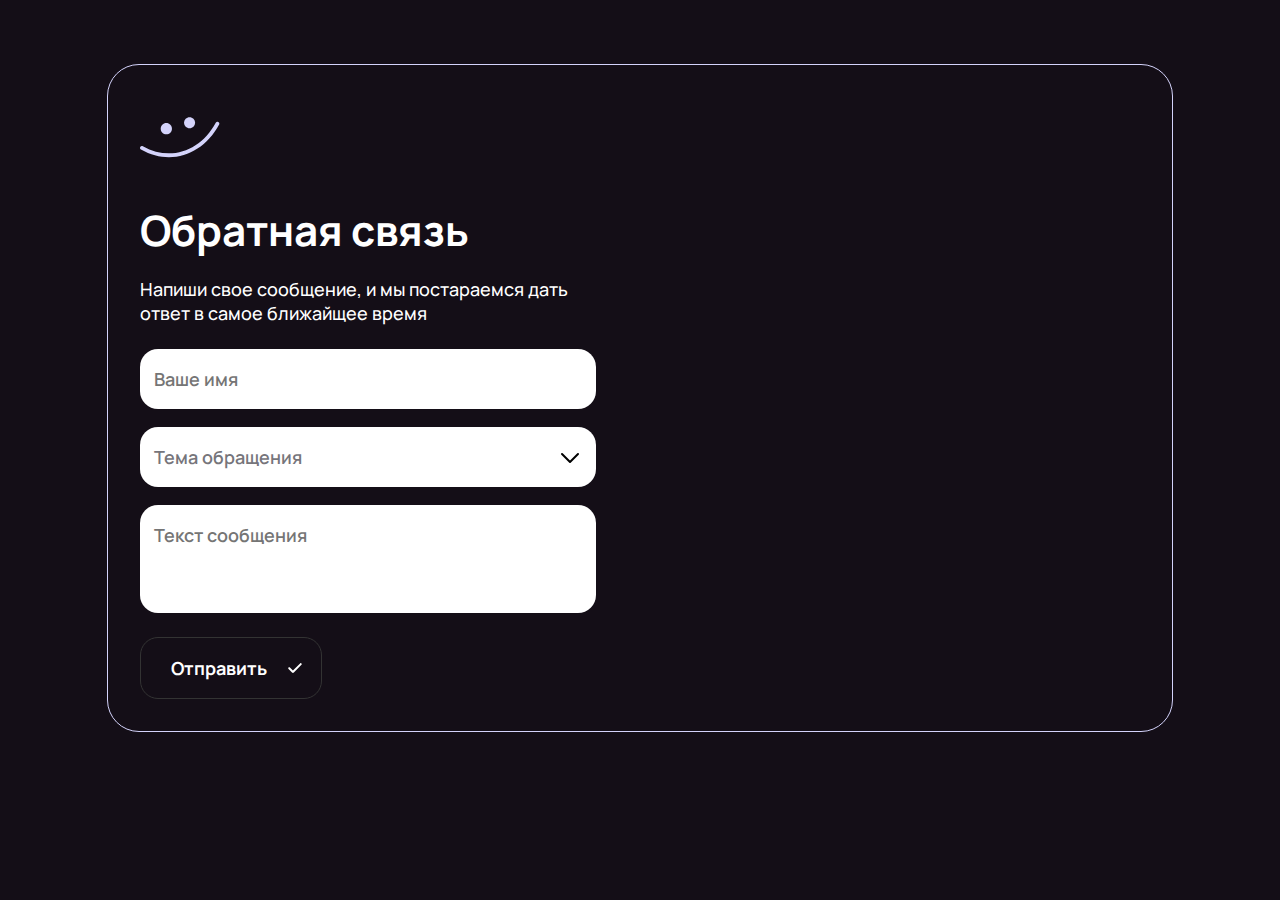
<file: feedback/feedback.html>
<!DOCTYPE html>
<html lang="en">

<head>
  <meta charset="UTF-8">
  <meta http-equiv="X-UA-Compatible" content="IE=edge">
  <meta name="viewport" content="width=device-width, initial-scale=1.0">
  <title>Feedback</title>
  <link rel="stylesheet" href="styleForm.css">
  <!-- <link rel="preconnect" href="https://fonts.googleapis.com">
  <link rel="preconnect" href="https://fonts.gstatic.com" crossorigin>
  <link rel="stylesheet" href="https://fonts.googleapis.com/css2?family=Manrope:wght@200;300;400;500;600;700;800&display=swap"> -->
</head>

<body>
  <main>
    <div class="wrapper main">

      <div class="wrapper header">
        <img src="../img/smile purple.svg" alt="" class="smile">
      </div>

      <form action="./success.html" method="get" class="wrapper feedback">

        <div class="wrapper titles">
          <h1 class="title">Обратная связь</h1>
          <h2 class="subtitle">Напиши свое сообщение, и мы постараемся дать ответ в самое ближайщее время</h2>
        </div>

        <fieldset class="wrapper inputs">

          <div class="input-block">
            <input class="form_element" type="text" placeholder="Ваше имя" id="input">
            <img src="../img/clearInput.svg" class="logo-clear hidden" id="logo-clear">
          </div>

          <!-- <select class="form_element">
            <option disabled selected style='display:none;'>Тема обращения</option>
            <option value="">Предложение о трудоустройстве</option>
            <option value="">Сотрудничество</option>
            <option value="">Уточнение данных</option>
          </select> -->
          <!-- Стилизуемый селект -->
          <div class="select_custom">
            <button class="dropdown_btn" type="button" id="dropdown_btn">
              <span id="select-text">Тема обращения </span>
              <img src="../img/select.svg" class="logo-select">
            </button>

            <ul class="dropdown_list hidden" id="dropdowm-list">
              <li class="dropdown_list-item" data-value="offer">Предложение о трудоустройстве</li>
              <li class="dropdown_list-item" data-value="collaboration">Сотрудничество</li>
              <li class="dropdown_list-item" data-value="question">Уточнение данных</li>
            </ul>
            <input type="text" name="select-item" class="dropdowm-input-hidden">
          </div>
          <!-- /Select -->

          <div class="input-block">
            <textarea class="form_element textarea" id="input" cols="10" rows="3"
              placeholder="Текст сообщения"></textarea>
            <img src="../img/clearInput.svg" class="logo-clear hidden" id="logo-clear">
          </div>
        </fieldset>

        <div class="wrapper_btn">
          <button type="submit" class="form_element btn" id="send-btn">
            <div class="link_btn" id="link-btn">
              <h4>Отправить</h4>
              <img id="logo-btn" src="../img/ok.svg" alt="logo" style="width: 24px; height: 24px">
            </div>
          </button>
        </div>

      </form>
  </main>
  <script src="script.js"></script>
</body>

</html>
</file>
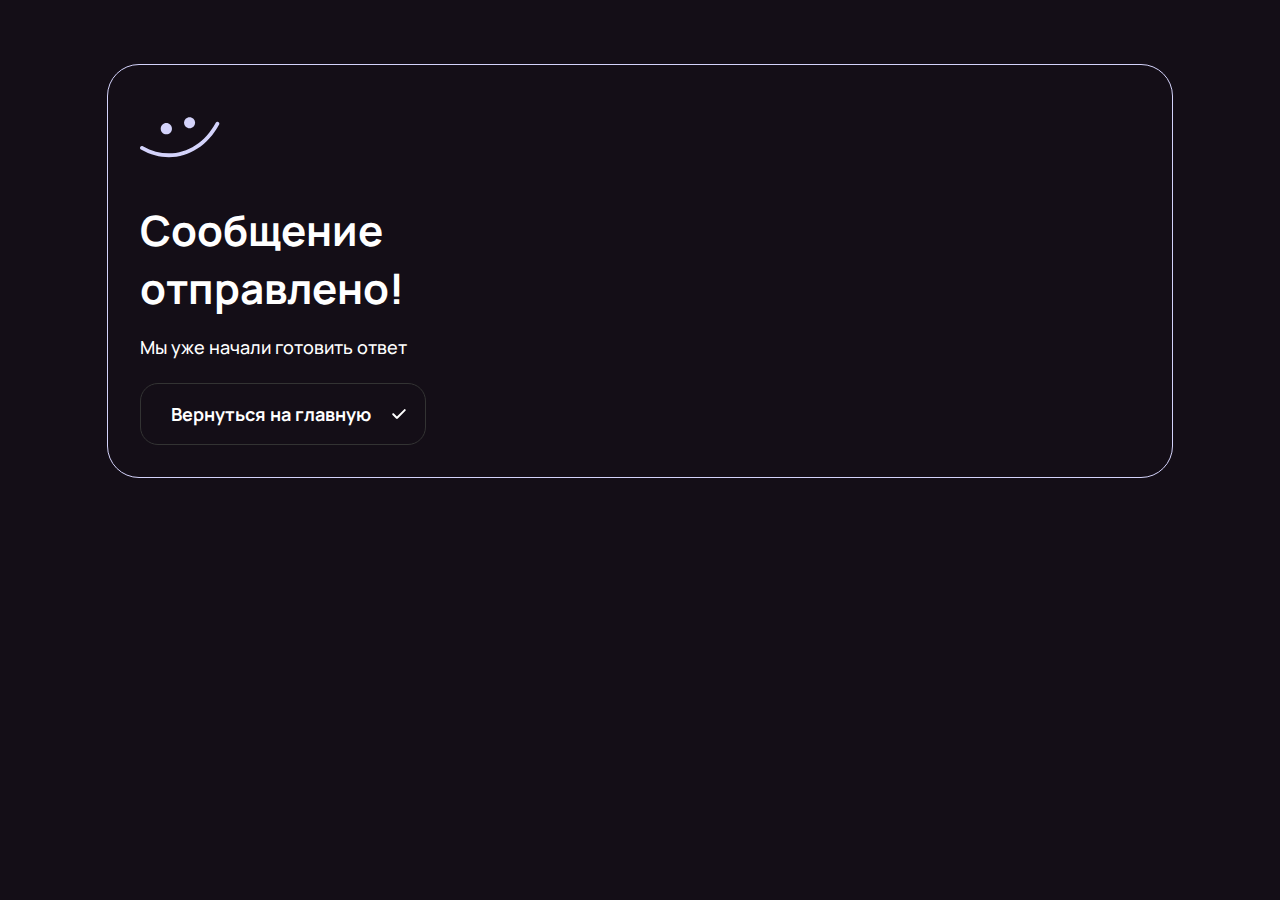
<file: feedback/success.html>
<!DOCTYPE html>
<html lang="en">

<head>
  <meta charset="UTF-8">
  <meta http-equiv="X-UA-Compatible" content="IE=edge">
  <meta name="viewport" content="width=device-width, initial-scale=1.0">
  <title>Success</title>
  <link rel="stylesheet" href="styleForm.css">
  <link rel="preconnect" href="https://fonts.googleapis.com">
  <link rel="preconnect" href="https://fonts.gstatic.com" crossorigin>
  <link rel="stylesheet"
    href="https://fonts.googleapis.com/css2?family=Manrope:wght@200;300;400;500;600;700;800&display=swap">
</head>

<body>
  <main>
    <div class="wrapper main">

      <div class="wrapper header">
        <img src="../img/smile purple.svg" alt="" class="smile">
      </div>

      <form action="./feedback.html" method="link" class="wrapper feedback">

        <div class="wrapper titles">
          <h1 class="title">Сообщение отправлено!</h1>
          <h2 class="subtitle">Мы уже начали готовить ответ</h2>
        </div>

        <div class="wrapper_btn">
          <button type="submit" class="form_element btn" id="send-btn">
            <div class="link_btn" id="link-btn">
              <h4>Вернуться на главную</h4>
              <img id="logo-btn" src="../img/ok.svg" alt="logo" style="width: 24px; height: 24px">
            </div>
          </button>
        </div>

      </form>
  </main>
  <script src="script.js"></script>
</body>

</html>
</file>
<file: style.css>
@import url('https://fonts.googleapis.com/css2?family=Manrope:wght@200;300;400;500;600;700;800&family=Roboto:wght@300;400;500;700&display=swap');

:root {
   --purple: #D4D3FB;
   --low_black: #333333;
   --gray: #76757B;
 }

* {
   font-family: 'Manrope', sans-serif;
   margin: 0;
} 

body {
   background-color: #140E17;
   color: #fff;
}

main {
   margin: 64px auto;
   display: flex;
   gap: 80px;
   flex-direction: column;
   max-width: 1018px;
}

a {
   text-decoration: none;
   color: inherit;
}

ul {
   margin: 0;
   padding: 0;
}

li {
   list-style-type: none;
   word-wrap: break-word;
  }

h1, h2, h3, h4 {
   margin: 0;
}

p {
   margin: 0;
   word-wrap: break-word;
}

.blur {
   opacity: 0.1;
}

.hide {
   display: none !important;
}

/* Header */
.header_block {
   position: relative;
   padding: 18px 24px;
   background-color: var(--low_black);
   display: flex;
   justify-content: space-between;
   border-radius: 32px;
   font-weight: 500;
   font-size: 20px;
   border: 1px solid #000000;
   margin: 0;
}

.header_logo__block {
   box-sizing: border-box;
   max-width: 191px;
   height: 40px;
   padding: 8px 16px;
   display: flex;
   justify-content: center;
   align-items: center;
   gap: 6px;
   background-color: var(--purple);
   border-radius: 16px;
}

.logo-text {
   text-align: center;
   color: black;
   font-weight: 800;
   font-size: 24px;
   cursor: default;
}

.header_nav {
   display: flex;
   align-items: center;
}

.header__links {
   display: flex;
   flex-direction: row;
   gap: 24px;
   margin: 0;
   padding: 0;
}

.header__links li {
   list-style-type: none;
}

.header_block-right {
   box-sizing: border-box;
   max-width: 56px;
   height: 40px;
   padding: 8px 16px;
   display: flex;
   justify-content: center;
   border-radius: 16px;
}

.beige{
   cursor: pointer;
   background-color: #EBEBEB;
}
/* End of Header */

/* Burger menu */
.burger {
   cursor: pointer;
   background-color: var(--gray);
   border: none;
   z-index: 3;
}

.dropdown_list {
   position: absolute;
   top: 0;
   left: 0;
   box-sizing: border-box;
   display: flex;
   flex-direction: column;
   gap: 24px;
   margin: 0;
   padding: 112px 24px 18px 24px;
   list-style-type: none;
   width: 100%;
   background: var(--low_black);
   border-radius: 32px;
   border: 1px solid #000000;
   color: #fff;
   animation: show .3s;
   z-index: 2;
}

@keyframes show {
   from {opacity: 0;} to {opacity: 1;}
}

.nav:hover {
   color: var(--purple);
   cursor: pointer;
}

.burger_block-logo {
   display: flex;
   justify-content: end;
   margin-bottom: 30px;
   width: 100%;
}

.dropdown_list-item {
   display: flex;
   justify-content: space-between;
   font-weight: 500;
   font-size: 24px;
   padding: 24px 8px 24px 24px;
   border-bottom: 1px solid var(--gray);
}

.dropdown_list-item:last-child {
   border: none;
}
/* Eng of burger menu */

/* Hero */
.hero {
   display: flex;
   z-index: 0;
   padding-top: 14px;
   position: relative;
   flex-direction: column;
}

.hero__text {
   position: relative;
   display: flex;
   flex-direction: column;
   padding-right: 17px;
   z-index: 1;
}

.hero__text-title {
   position: relative;
   font-weight: 800;
   font-size: 68px;
   max-width: 539px;
}

.hero p {
   margin: 0;
   padding: 0;
}

.title-first {
   position: relative;
   box-sizing: border-box;
}

.hero__text-pic {
   display: flex;
   justify-content: end;
   position: absolute;
   right: 0;
   top: -14px;
}

.hero__text-subtitle {
   padding-top: 46px;
   font-weight: 500;
   font-size: 24px;
   max-width: 539px;
}

.hero__text-underline {
   position: relative;
   display: flex;
   max-width: 539px;
}

.underline_pic-main {
   position: absolute;
   display: flex;
   top: 3px;
   left: 57px;
}

.underline_pic-small {
   position: absolute;
   display: flex;
   bottom: -25px;
   left: 0;
}

.hero_right{
   position: absolute;
   top: 0;
   right: 0;
   padding: 18px 30px;
}

.hero_right-ellipse {
   display: flex;
   justify-content: center;
}

.hero_right-newpic {
   position: absolute;
   display: flex;
   justify-content: end;
   right: 44px;
   top: -14px;
}

.phone-main {
   width: 335px;
   height: 361.88px;
   position: absolute;
   z-index: 2;
}

.phone-small {
   width: 197.09px;
   height: 210.21px;
   position: absolute;
   z-index: 2;
   display: none;
}

.ellipse-small {
   display: none;
}

.hero_actions {
   margin-top: 64px;
   max-width: 1000px;
   display: flex;
   justify-content: start;
   gap: 24px;
   position: relative;
   flex-wrap: wrap;
}

.hero_input-block {
   display: flex;
   justify-content: start;
}

.input {
   width: 317px;
   padding: 18px 14px;
   z-index: 10;
}

.actions_element {
   display: flex;
   box-sizing: border-box;
   background: #FFFFFF;
   border-radius: 18px;
   font-family: inherit;
   font-weight: 600;
   font-size: 18px;
   color: #76757B;

/* убираем базовые стили от браузера */
   appearance: none;
   -webkit-appearance: none;
   -ms-appearance: none;
   -moz-appearance: none;
   outline: none;
   box-shadow: none;
   border: 0;
}

.actions_element.input:focus {
   color: #000000;
}

.actions_element.btn {
   color: #000000;
   background-color: var(--purple);
   justify-content: space-evenly;
   align-items: center;
   gap: 8px;
   padding: 18px 14px;
   cursor: pointer;
}
/* End of Hero */

/* Features */
.features_block {
   box-sizing: border-box;
   display: flex;
   flex-wrap: wrap;
   justify-content: space-between;
   gap: 24px;
   max-width: inherit;
}

.feature_card {
   box-sizing: border-box;
   max-width: 317px;
   display: flex;
   flex-direction: column;
   padding: 32px;
   gap: 24px;
   border: 1px solid var(--purple);
   border-radius: 32px;
}

.card_text {
   display: flex;
   flex-direction: column;
   gap: 18px;
}

.card-middle {
   display: flex;
   justify-content: center;
}

.card-right {
   display: flex;
   justify-content: end;
}

.feature_card h3 {
   font-weight: 700;
   font-size: 42px;
}

.feature_card p {
   font-weight: 500;
   font-size: 18px;
}

/* Screenshots block */
.screenshots_block {
   display: flex;
   flex-direction: column;
   gap: 32px;
}

.screenshots_samples {
   position: relative;
   display: flex;
   justify-content: space-between;
   align-items: flex-end;
   gap: 40px;
   padding: 0 30px;
}

.content__block { 
   max-width: 545px;
   width: 100%;
   box-sizing: border-box;
   display: flex;
   flex-direction: column;
   align-items: flex-start;
   align-content: flex-start;
   gap: 24px;
   padding: 17px 17px 14px 17px;
   border: 1px solid #333333;
   border-radius: 32px; 
   margin: 0; 
}

.content__block h2 {
   color: #AADB6B;
}

.content__experience {
   display: flex;
   flex-direction: column;
   font-weight: 500;
   font-size: 17px;
   gap: 20px;
}

.experience-unit {
   display: flex;
   flex-direction: column;
}

a.exp_gray {
   text-decoration: underline;
   font-size: 13px;
   color: #76757B;
}

.exp_gray {
   color: #76757B;
   font-size: 13px;
}

.exp_dolg {
   margin-top: 6px;
   font-size: 13px;
}

.projects {
   position: relative;
   background: var(--purple);
   border-radius: 20.962px;
   color: #000000;
   max-width: 220px;
   max-height: 430px;
   height: 100%;
   display: flex;
   align-items: center;
   gap: 25px;
   padding: 21px;
   border-radius: 32px;
   margin: 0;
   font-weight: 500;
   font-size: 24px;
}

.logo__project {
   max-width: 178.08px;
   max-height: 170.32px;
   border-radius: 50%;
   flex: none;
}

.project__info {
   position: relative;
   display: flex;
   flex-direction: column;
   justify-content: space-between;
   width: 100%;
   gap: 11px;
   font-weight: 500;
   font-size: 11.7911px;
}

.title__inside {
   font-weight: 700;
   font-size: 27.5126px;
}

.project__about {
   display: flex;
   justify-content: flex-end;
   width: 100%;
}

.proj__btn {
   display: flex;
   justify-content: flex-end;
   padding: 10px 10px;
   border: 0.6px solid #333333;
   border-radius: 11px;
   cursor: pointer;
   box-sizing: border-box;
   gap: 9px;
   font-weight: 600;
   font-size: 11.7911px;
   background-color: transparent;
   color: #000000;

   outline: none !important;
}

.header__wrapper {
   position: absolute;
   top: 30%;
   left: 50%;
   transform: translate(-50%, -30%);
   width: 658px;
   height: 241px;
   display: flex;
   justify-content: space-between;
   align-items: center;
   margin: 0;
   background-color: #140E17;
   border: 2px solid #333333;
   border-radius: 24px;
   padding: 29px 72px;
   box-sizing: border-box;
}

.header__photo { 
   display: flex;
   flex-direction: row;
   align-items: center;
   padding: 0px;
}

.photo {
   width: 182.58px;
   height: 182.58px;
   border-radius: 50%;
   flex: none;
}

.header__content {
   box-sizing: content-box;
   display: flex;
   flex-direction: column;
   align-items: flex-start;
   font-family: inherit;
   margin: 27px 0;
   padding: 0px;
   gap: 29px;
}

.header__content-text {
   display: flex;
   flex-direction: column;
   gap: 10px;
}

.header__title {
   font-weight: 800;
   font-size: 31.0379px;
}

.header__subtitle {
   margin: 0;
   font-family: 'Manrope';
   font-style: normal;
   font-weight: 500;
   font-size: 10.9545px;
   line-height: 28px;
}

.link__btn { 
   max-width: 105.89px;
   width: 100%;
   cursor: pointer;
   box-sizing: border-box;
   display: flex;
   justify-content: space-around;
   align-items: center;
   align-content: center;
   padding: 8px 8px 8px 21px; 
   background: #D4D3FB;
   border-radius: 8px;
   font-weight: 600;
   font-size: 8px;
   color: #140E17;
   outline: none;
   border: none;
}

.link_logo.btn {
   width: 10.95px;
   height: 10.95px;
}

.text_block {
   padding: 24px;
   position: static;
   display: flex;
   flex-direction: column;
   border: 1px solid #333333;
   border-radius: 32px;
   color: #fff;
   font-weight: 500;
   font-size: 24px;
   gap: 32px;
}

.btn_block {
   display: flex;
   justify-content: end;
}

.text-btn {
   display: flex;
   justify-content: center;
   box-sizing: border-box;
   padding: 18px 14px;
   border: 1px solid #333333;
   border-radius: 18px;
   background: transparent;
   color: white;
   font-weight: 600;
   font-size: 18px;
   cursor: pointer;
   transition: all .3s ease;
}

.text-btn:hover {
   background-color: var(--purple);
   color: #000000;
}
/* End Screenshots block */

/* Start Price block */
.page-block {
   display: flex;
   flex-direction: column;
   gap: 32px;
}

.block__title {
   font-weight: 600;
   font-size: 24px;
   color: var(--purple);   
}

.price-list {
   display: flex;
   justify-content: space-between;
   gap: 32px;
}

.price-card {
   padding: 32px;
   width: 50%;
   box-sizing: border-box;
   display: flex;
   flex-direction: column;
   justify-content: space-between;
   gap: 24px;
   background-color: var(--purple);
   border-radius: 32px;
   color: #000000;
   flex: 1 1 auto;
}

.card-content {
   display: flex;
   flex-direction: column;
   gap: 18px; 
   font-weight: 400;
   font-size: 17px;
}

.card-content h4 {
   font-weight: 600;
   font-size: 24px;
}

.price-value {
   font-weight: 800;
   font-size: 68px;
   line-height: 110%;
}

.price-mounth {
   font-weight: 400;
   font-size: 24px;
   line-height: 33px;
}

.list {
   display: flex;
   flex-direction: column;
   justify-content: flex-start;
}

.list-item {
   display: flex;
   align-items: flex-start;
   gap: 4px;
}

.left {
   justify-content: flex-start;
}

.black {
   background: #000000;
   box-sizing: border-box;
   max-width: 201px;
   width: 100%;
}

.black:hover {
   background: #333333;
   color: #fff;
}

.premium { 
   position: relative;
}

.tag {
   position: absolute;
   display: flex;
   justify-content: center;
   align-items: center;
   box-sizing: border-box;
   padding: 14px;
   font-weight: 700;
   font-size: 16px;
   line-height: 22px;
   max-width: 150px;
   width: 100%;
   right: 32px;
   top: -25px;
   background: #000000;
   border: 1px solid #333333;
   border-radius: 18px;
   color: #fff;
}
/* End Price block */

/* Start FAQ block */
.faq-cards {
   display: flex;
   flex-direction: column;
   gap: 10px;
}

.faq__question {
   display: flex;
   justify-content: space-between;
   align-items: center;
}

.faq__question>.btn_block {
   z-index: 2;
}

.faq__btn {
   cursor: pointer;
}

.faq__inner {
   display: flex;
   flex-direction: column;
   gap: 26px;
   font-weight: 500;
   font-size: 18px;
   color: var(--gray);
}
/* End FAQ block */

/* Start Footer */
.footer {
   padding: 60px 0;
   display: flex;
   justify-content: space-between;
   flex-wrap: wrap;
   gap: 24px;
   color: #fff;
}

.footer-socials {
   display: flex;
   flex-direction: column;
   gap: 40px;
   max-width: 232px;
   width: 100%;
}

.footer-logo {
   display: flex;
   align-items: center;
   gap: 4px;
}

.footer-logo .logo-text {
   color: #fff;
}

.footer-links {
   display: flex;
   align-items: center;
   gap: 20px;
}

.footer-column {
   display: flex;
   flex-direction: column;
   max-width: 232px;
   width: 100%;
   gap: 20px;
   font-weight: 500;
   font-size: 20px;
}
/* End Footer */

.feedback-btn{
   display: flex;
   align-items: flex-end;
   padding: 16px;
   box-sizing: border-box;
   background: var(--purple);
   border: 1px solid #333333;
   border-radius: 99px;
   max-width: 56px;
   margin: 20px 0 0 auto;
   cursor: pointer;
}

/* to phone */
@media screen and (max-width: 610px) {
   .hero {
      padding: 0;
   }
   
   .hero__text {
      padding: 0;
   }
   
   section.hero__text-title {
      font-weight: 700;
      font-size: 42px;
   }
   
   div.hero_right {
      padding: 0;
   }

   .newpic-small,
   .ellipse-small,
   .phone-small,
   .title_pic-small,
   .underline_pic-small {
      display: flex;
   }

   .newpic-main,
   .ellipse-main,
   .phone-main,
   .title_pic-main,
   .underline_pic-main {
      display: none;
   }
   
   .hero_actions {
      gap: 16px;
   }

   .hero_right-newpic {
      right: 0;
   }

   .hero__text-title  {
      max-width: 335px;
   }

   .hero__text-pic {
      right: 36px;
      top: 0px;
   }
}

/* Price card to phone*/
@media screen and (max-width: 660px) {
   .price-list {
      flex-wrap: wrap;
   } 
}

 /* to tablet */
@media screen and (min-width: 320px) and (max-width: 860px) {
   main {
      margin: 64px 20px;
      justify-content: center;
   }

   nav.header_nav,
   .header_block > section.beige {
      display: none;
   }

   section.burger {
      display: flex;
   }
}

@media screen and (min-width: 610px) {
   .newpic-small,
   .title_pic-small,
   .underline_pic-small {
      display: none;
   }

   .newpic-main {
      display: flex;
   }
}

@media screen and (max-width: 960px) {
   div.hero_right {
      opacity: 0.2;
   }

   .footer-socials,
   .footer-column {
      max-width: 352px;
   }
}

@media screen and (min-width: 860px) {
   section.burger {
      display: none;
   }
}

@media screen and (max-width: 1015px) {
   .feature_card {
      width: 100%;
      max-width: inherit;
   }
}

/* screenshots to tablet  */
@media screen and (max-width: 768px) {
   /* Start head CV block */
   .header__wrapper {
      max-width: 473.76px;
      max-height: 173.52px;
      padding: 21px 52px;
      border: 1.44px solid #333333;
      border-radius: 17.1378px;
   }

   .photo {
      max-width: 131.45px;
      max-height: 131.45px;
   }

   .header__content {
      margin: 0;
      gap: 21px;
   }

   .header__content-text {
      gap: 7px;
   }

   .header__title {
      font-size: 22px;
   }

   .header__subtitle {
      font-size: 8px;
      line-height: 9px;
   }

   .link__btn { 
      width: 76px;
      height: 19.83px;
      padding: 5.92px 0 5.92px 12px; 
      border-radius: 6px;
      font-size: 6px;
   }

   .logo-btn {
      width: 7.9px;
      height: 7.9px;
   }
   /* End head CV block */

   /* Start experience block */
   .content__block {
      /* width: 392px; */
      padding: 12px 12px 4px 12px;
      border-radius: 17.2484px;
      gap: 17.25px;
   }

   .content__block h2 {
      font-size: 13px;
   }

   .content__experience {
      font-size: 13px;
      gap: 15px;
   }


   a.exp_gray {
      font-size: 9.7px;
   }
   
   .exp_gray {
      font-size: 9.7px;
   }
   
   .exp_dolg {
      margin-top: 4.3px;
      font-size: 9.7px;
   }
   /* End experience block */

   /* Start project block */
   .projects {
      border-radius: 15px;
      /* max-width: 158px; */
      /* height: 309px; */
      gap: 11px;
      padding: 15px;
   }
   
   .logo__project {
      max-width: 122px;
      max-height: 122px;
   }
   
   .project__info {
      gap: 8.5px;
      font-size: 8.5px;
   }
   
   .title__inside {
      font-size: 20px;
   }
   
   .project__about {
      bottom: 13px;
      right: 15px;
   }
   
   .proj__btn {
      padding: 8px 7.6px;
      border: 0.5px solid #333333;
      border-radius: 8.5px;
      gap: 6px;
      font-size: 8.5px;
   }

   .proj_btn-logo{
      width: 11.32px;
      height: 11.32px;
   }
   /* End project block */
}

/* screenshots to phone  */
@media screen and (max-width: 480px) {
   /* Start head CV block */
   .header__wrapper {
      max-width: 220px;
      max-height: 80px;
      padding: 10px 24px;
      border-radius: 8px;
      border: 0.67px solid #333333;
   }

   .photo {
      width: 61px;
      height: 61px;
   }

   .header__content {
      gap: 8px;
   }

   .header__content-text {
      gap: 3px;
   }

   .header__title {
      font-size: 10px;
   }

   .header__subtitle {
      font-size: 3.6px;
      line-height: 4px;
   }

   .link__btn { 
      width: 35px;
      height: 9.5px;
      padding: 2.75px 3px 2.75px 6px; 
      border-radius: 2.7px;
      font-size: 3px;
   }

   .logo-btn {
      width: 3.6px;
      height: 3.6px;
   }
   /* End head CV block */

   /* Start experience block */
   .content__block {
      max-width: 185px;
      /* height: 108px; */
      padding: 6px 6px 1px 6px;
      border: 0.25079px solid #333333;
      border-radius: 8.02528px;
      gap: 8px;
   }

   .content__block h2 {
      font-size: 6px;
   }

   .content__experience {
      font-size: 6px;
      gap: 7px;
   }

   a.exp_gray {
      font-size: 4.5px;
   }
   
   .exp_gray {
      font-size: 4.5px;
   }
   
   .exp_dolg {
      margin-top: 2px;
      font-size: 4.5px;
   }
   /* End experience block */

   /* Start project block */
   .projects {
      border-radius: 7px;
      max-width: 73px;
      max-height: 144px;
      gap: 5px;
      padding: 7px;
   }
   
   .logo__project {
      max-width: 59px;
      max-height: 59px;
   }
   
   .project__info {
      gap: 4px;
      font-size: 4px;
   }
   
   .title__inside {
      font-size: 9px;
   }
   
   .project__about {
      bottom: 6.64px;
      right: 7.02px;
   }
   
   .proj__btn {
      padding: 4px 4px;
      box-sizing: border-box;
      border: 0.219446px solid #333333;
      border-radius: 3.95002px;
      gap: 2px;
      font-size: 4px;
   }

   .proj_btn-logo{
      width: 5.27px;
      height: 5.27px;
   }
   /* End project block */

   .footer-socials,
   .footer-column {
      max-width: 352px;
   }
}
</file>
<file: feedback/styleForm.css>
@import url('https://fonts.googleapis.com/css2?family=Manrope:wght@200;300;400;500;600;700;800&family=Roboto:wght@300;400;500;700&display=swap');
body {
   background-color: #140E17;
   color: #fff;
   font-family: 'Manrope', sans-serif;
   margin: 0;
}
h1, h2, h4 {
   margin: 0;
}

.wrapper {
   display: flex;
   flex-direction: column;
   align-items: flex-start;
   gap: 18px;
   flex: 0 1 auto;
}

.wrapper.header {
   box-sizing: border-box;
}

.wrapper.main {
   padding: 32px;
   border: 1px solid #D4D3FB;
   border-radius: 32px;
   max-width: 1000px;
   margin: 64px auto;
   gap: 24px;
}

.smile {
   width: 80px;
   height: 80px;
}

.wrapper.feedback {
   border: none;
   gap: 24px;
   max-width: 456px;
}

.wrapper.titles {
   border: none;
}

.title {
   font-weight: 700;
   font-size: 42px;
}

.subtitle {
   font-weight: 500;
   font-size: 18px;
}

.wrapper.inputs {
   border: none;
   padding: 0;
   margin: 0;
   width: 100%;
}

.input-block {
   width: 100%;
   display: flex;
   justify-content: space-between;
   position: relative;
}

.logo-clear {
   cursor: pointer;
   position: absolute;
   top: 18px;
   right: 14px;
   transition: ease-in-out 0.3s;
}

.form_element {
   box-sizing: border-box;
   padding: 18px 14px;
   background: #FFFFFF;
   border-radius: 18px;
   width: 100%;
   font-family: inherit;
   font-weight: 600;
   font-size: 18px;
   color: #76757B;

/* убираем базовые стили от браузера */
   appearance: none;
   -webkit-appearance: none;
   -ms-appearance: none;
   -moz-appearance: none;
   outline: none;
   box-shadow: none;
   border: 0;
}

.textarea {
   resize: none;
}

.wrapper_btn {  
   display: flex;
}

.form_element.btn {
   cursor: pointer;
   background-color: transparent;
   border: 1px solid #333333;
   color: #fff;
}

.form_element:focus {
   color: black;
   border: 2px solid #0A84FF;
   caret-color: #0A84FF;
}

select:focus {
   color: #76757B !important;
}

.link_btn {
   box-sizing: border-box;
   display: flex;
   justify-content: space-evenly;
   align-items: center;
   align-content: space-around;
   gap: 16px;
   padding-left: 16px;
}

.btn:hover {
   background-color: #D4D3FB;
   color: black;
   transition: all .3s ease;
}

.btn:focus {
   background-color: #D4D3FB;
   color: black;
   transition: all .3s ease; 
   border: none;  
}

fieldset.hidden {
   overflow: hidden;
}

/* Стилизуемый селект */
.select_custom {
   position: relative;
   width: 100%;
   display: flex;
   flex-direction: column;
   align-items: flex-start;
}

.dropdown_btn {
   position: relative;
   display: flex;
   justify-content: space-between;
   cursor: pointer;
   
   padding: 18px 14px;
   background: #FFFFFF;
   border-radius: 18px;
   width: 100%;
   font-family: inherit;
   font-weight: 600;
   font-size: 18px;
   color: #76757B;
   outline: none;
   box-shadow: none;
   border: 0;
}

#select-text {
   pointer-events: none;
}

.logo-select {
   pointer-events: none;
}

/* Добавляемый класс при открытии */
.open {
   border: 2px solid #0A84FF;
}

.logo-select {
   transition: all .3s ease;
}

.rotate {
   transform: rotate(180deg);
}

.dropdown_list {
   position: relative;
   display: flex;
   flex-direction: column;
   gap: 16px;
   box-sizing: border-box;
   margin: 0;
   padding: 18px 14px;
   list-style-type: none;
   width: 100%;
   background: #FFFFFF;
   border-radius: 0  0 18px 18px;
   color: #76757B;
   padding-top: 25px;
   top: -18px;
   border-bottom: 2px solid #0A84FF;
   border-right: 2px solid #0A84FF;
   border-left: 2px solid #0A84FF;
   z-index: 0;
}

.hidden {
   display: none;
   z-index: 1;
}

.dropdown_list-item {
   margin: 0;
   padding: 0;
   font-size: 18px;
   font-weight: 600;
   border-bottom: 1px solid #EBEBEB;
}

/* works */
.dropdown_list-item:hover{
   color: #0A84FF;
   cursor: pointer;
}

.dropdowm-input-hidden {
   display: none;
}
</file>
